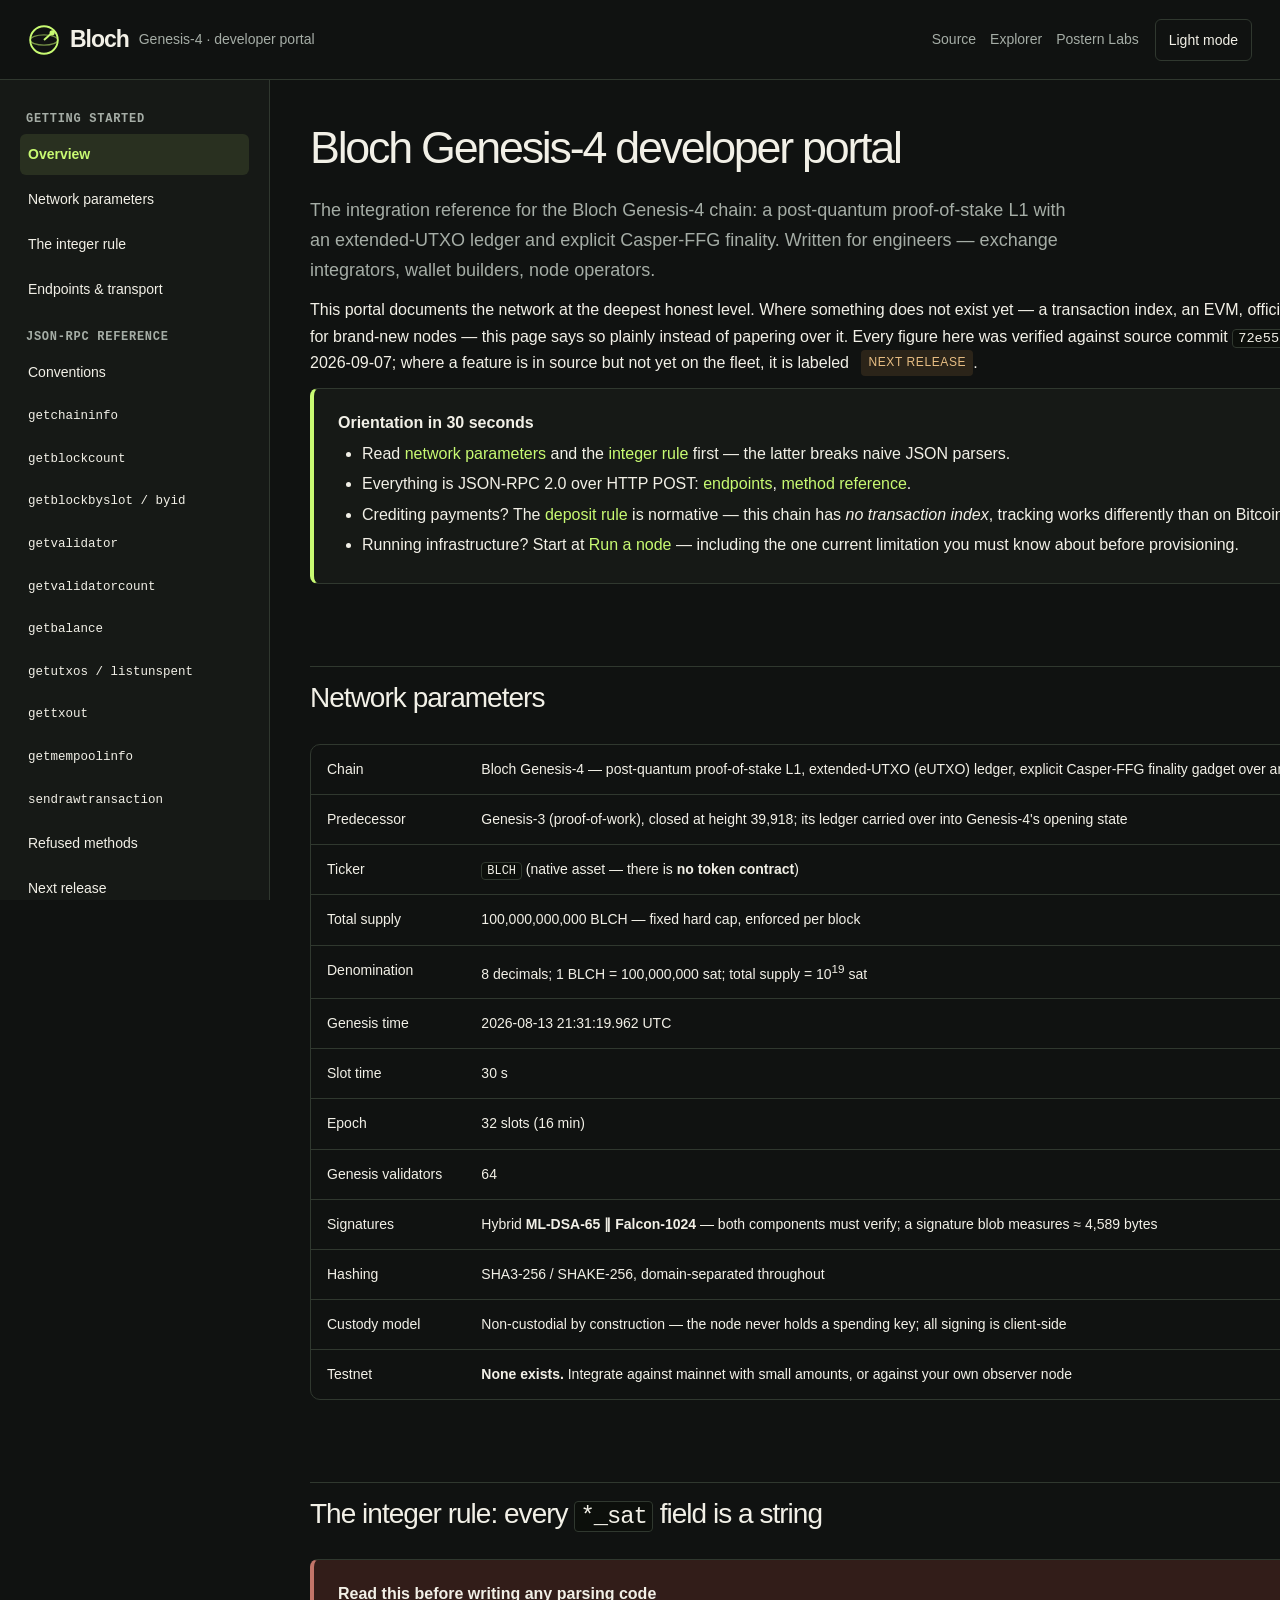
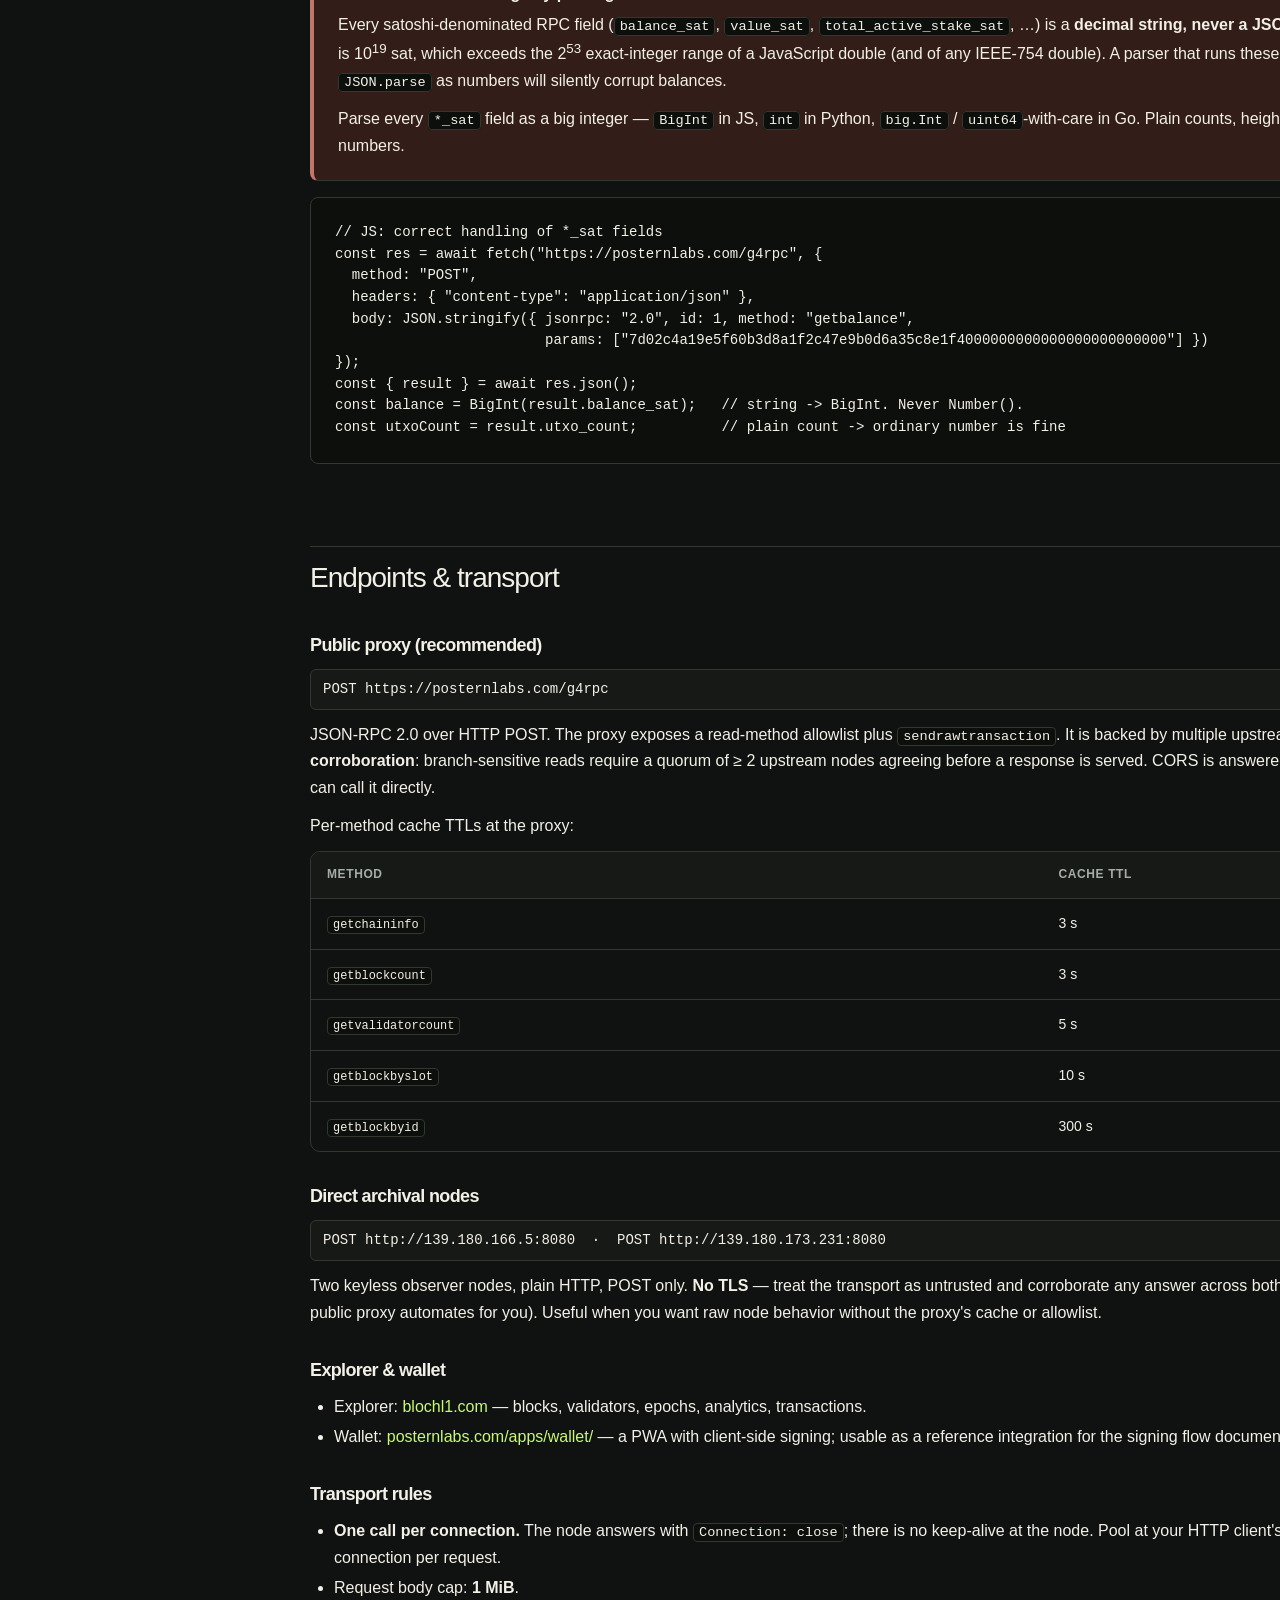
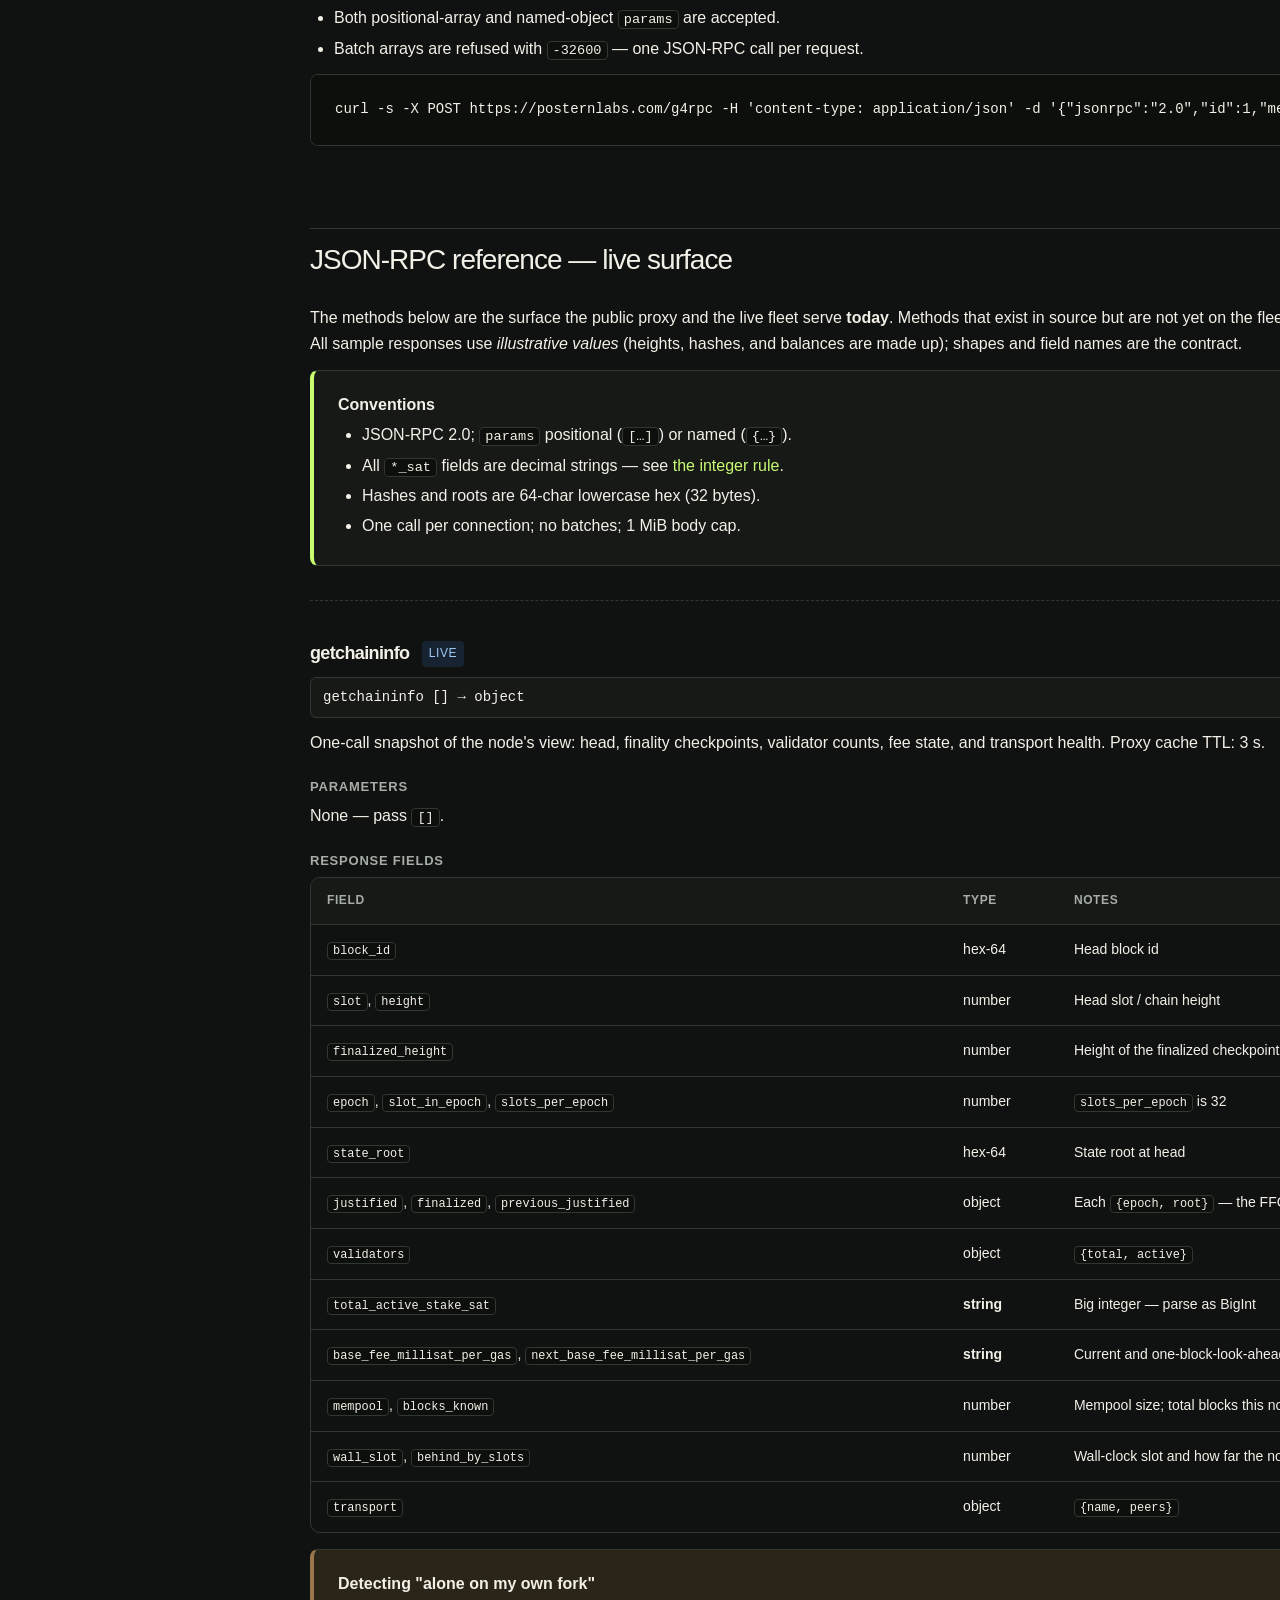
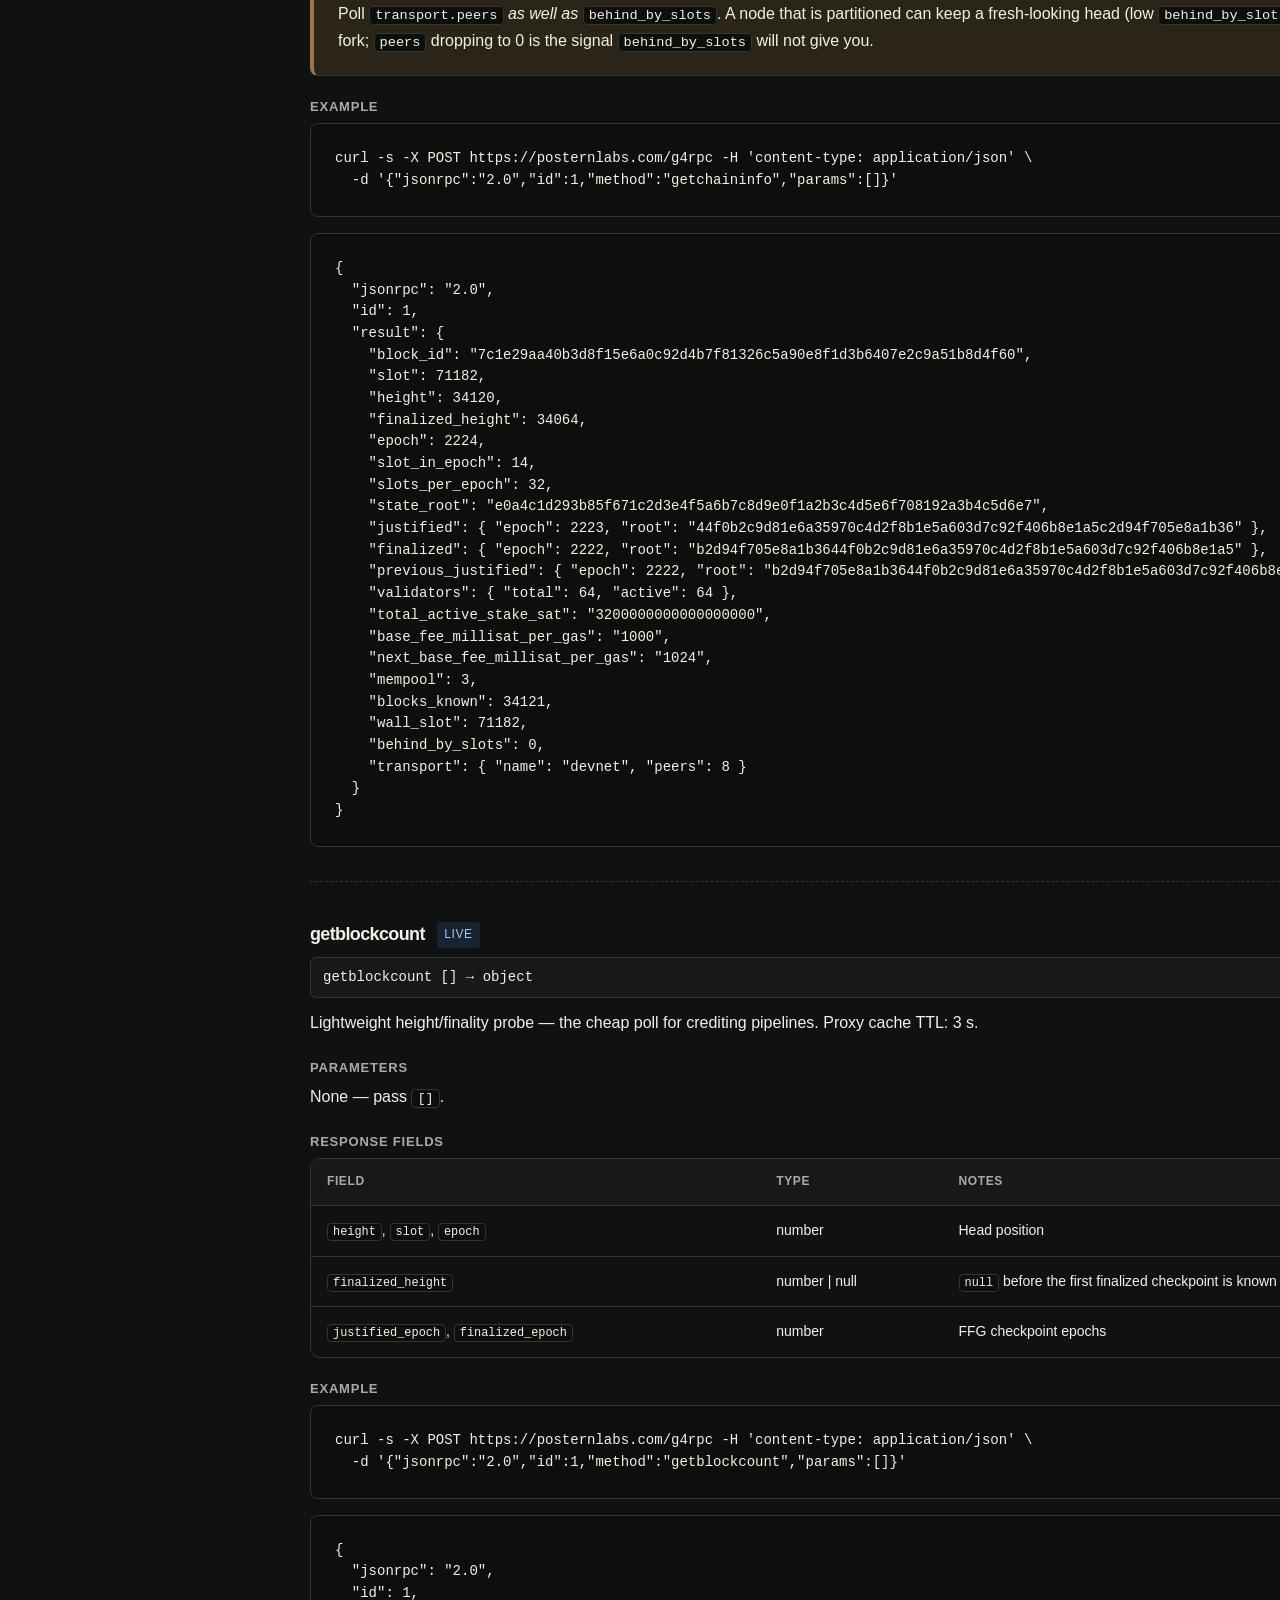
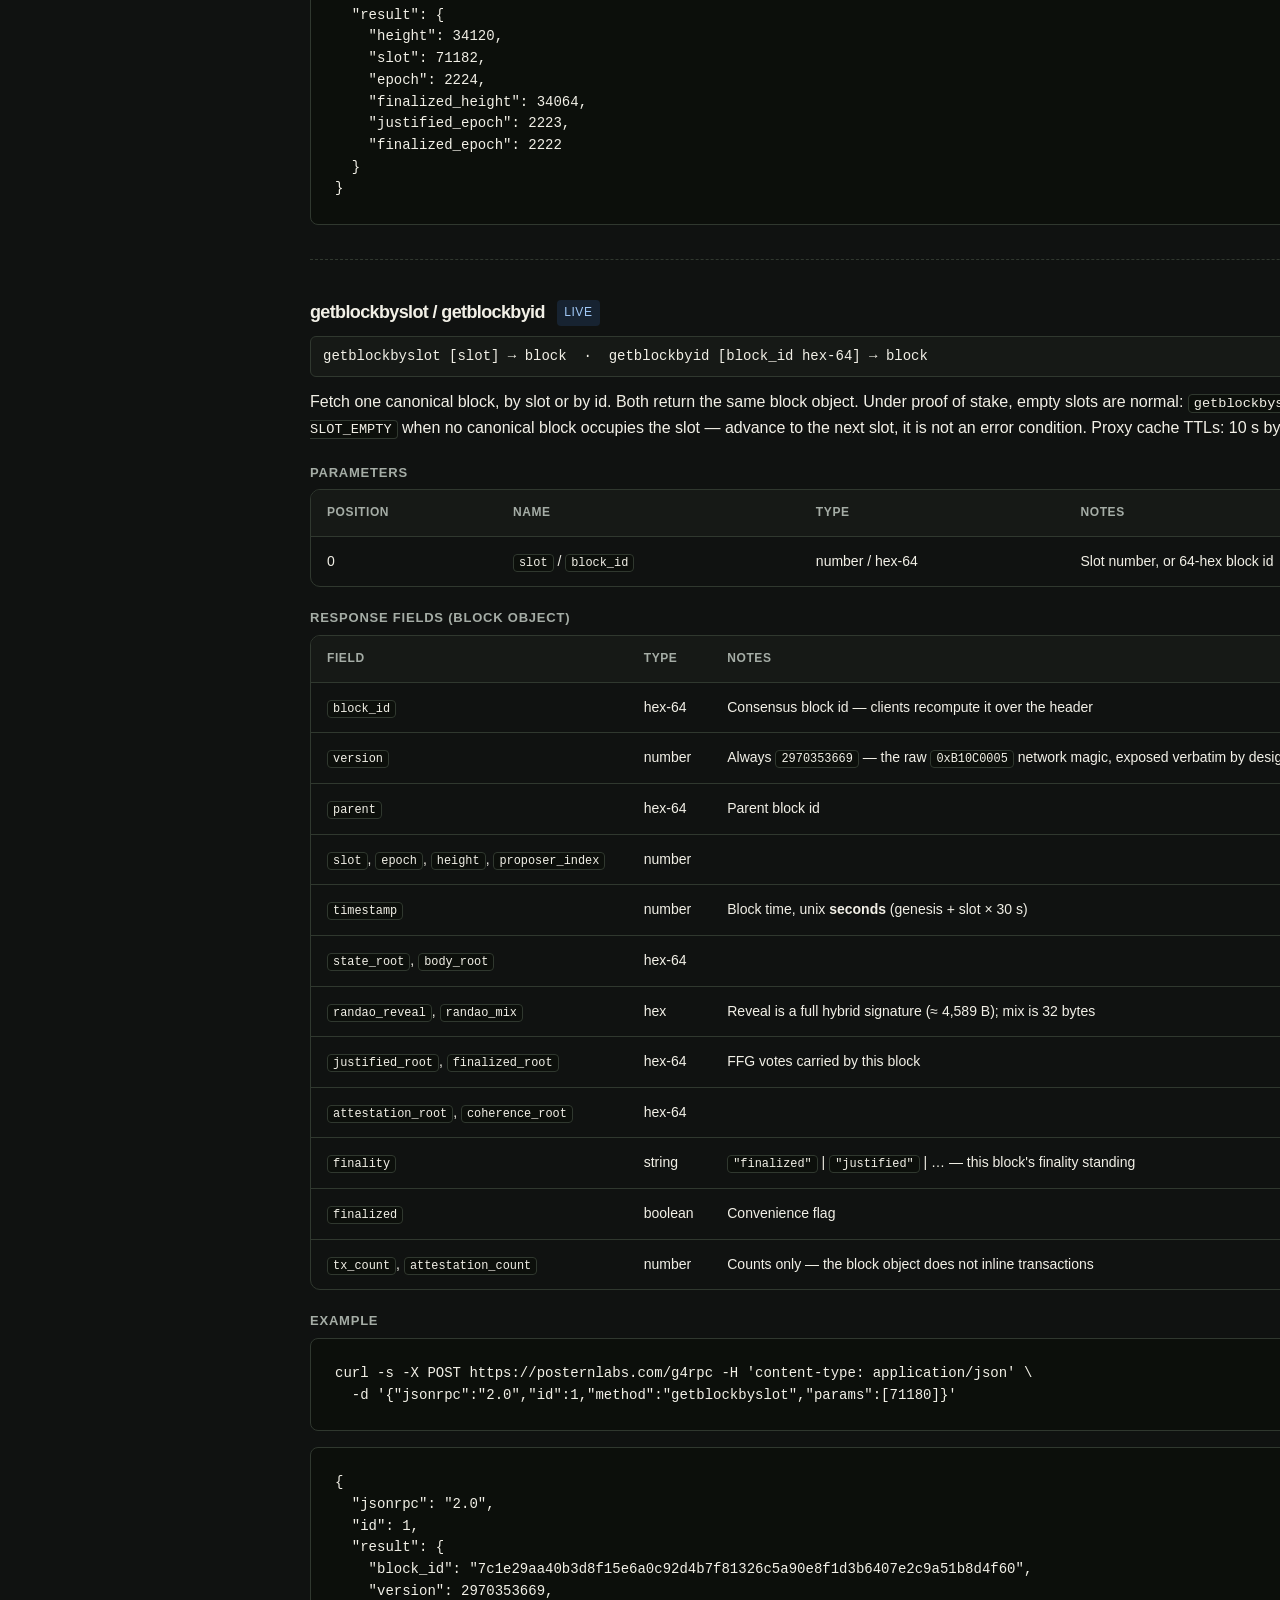
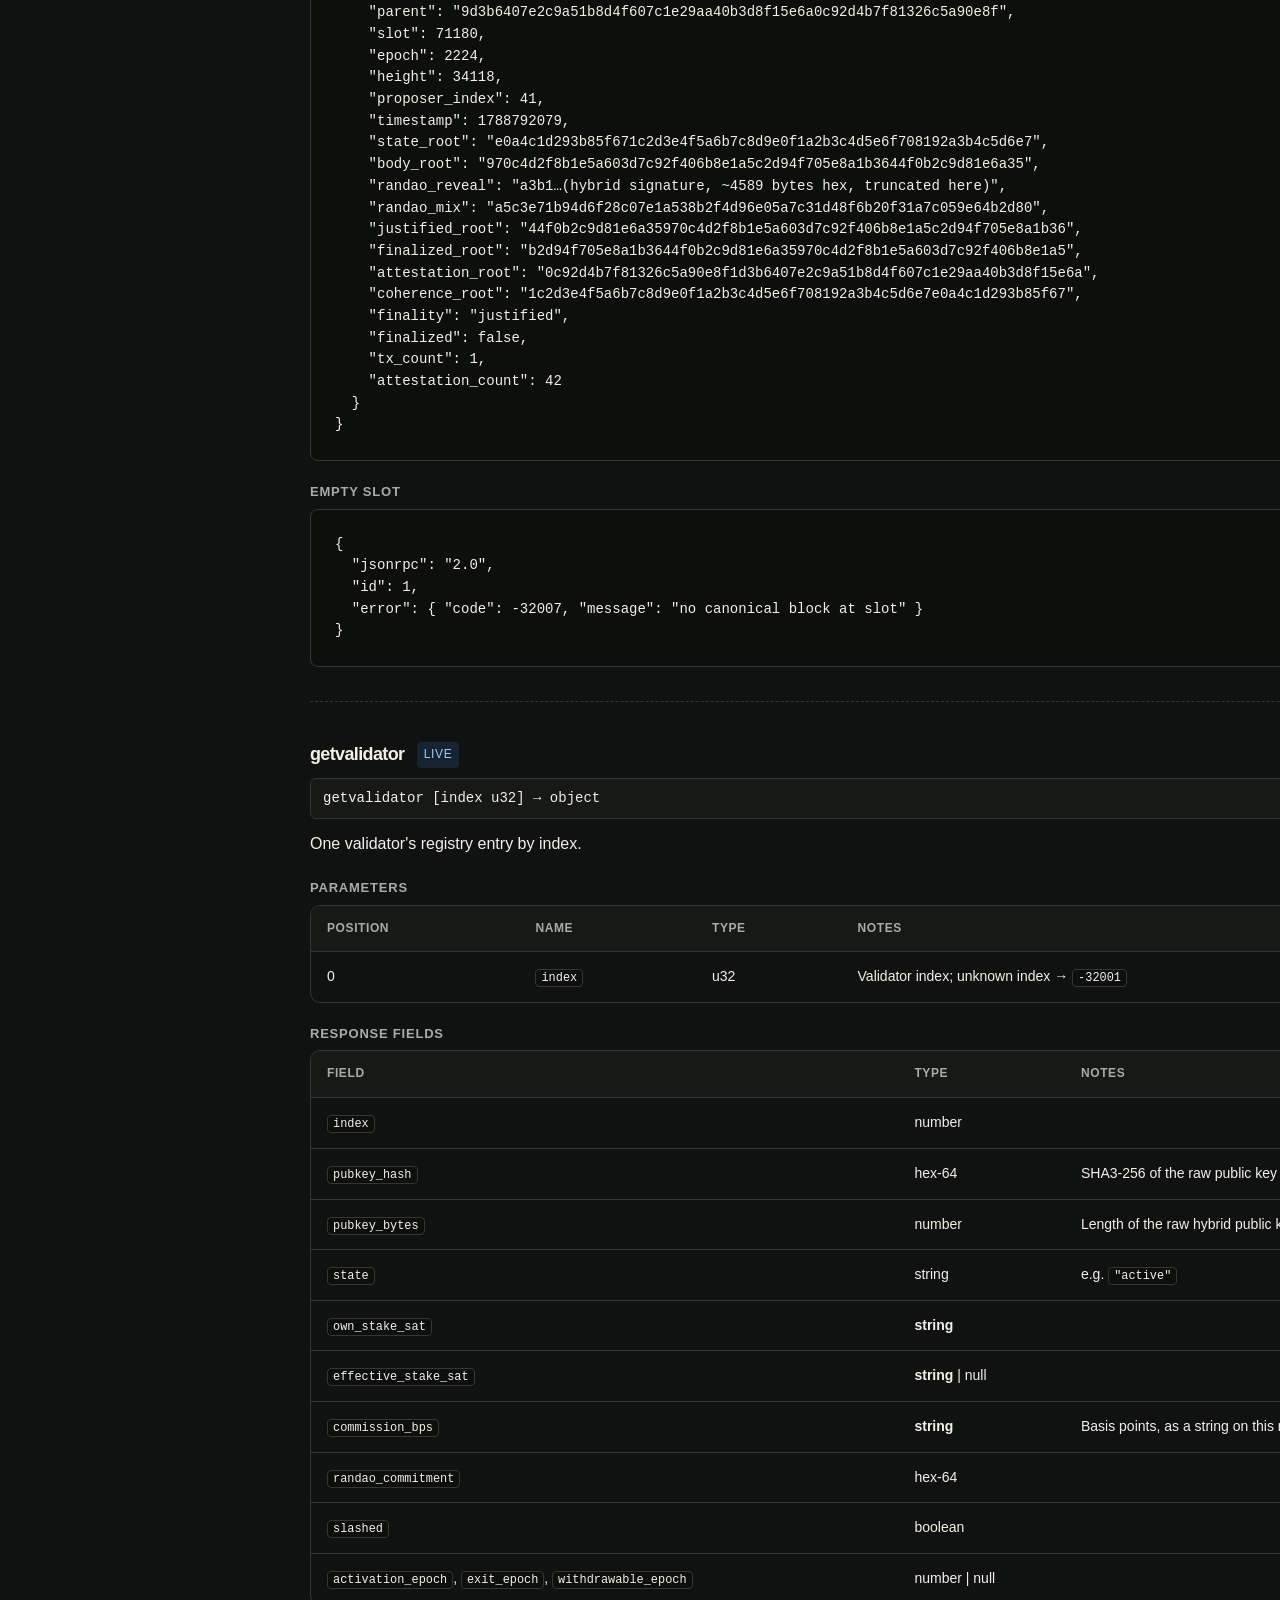
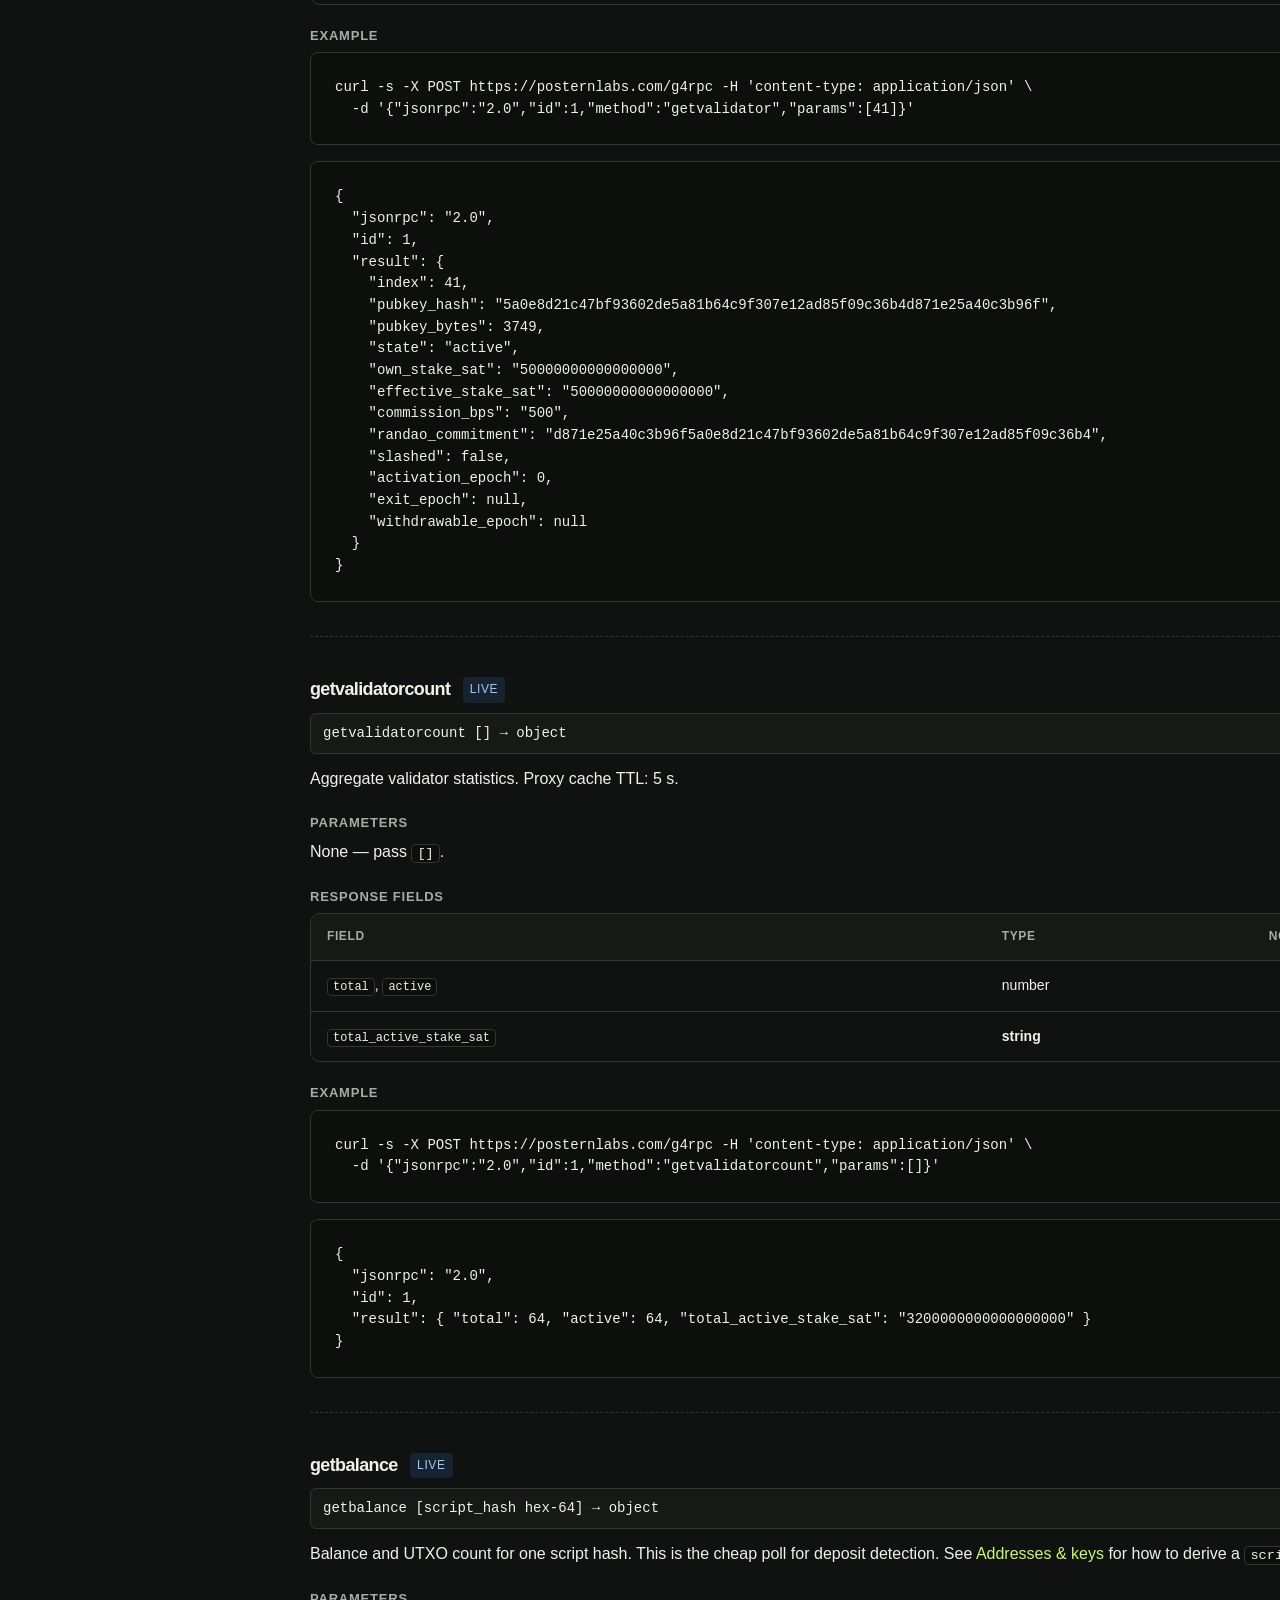
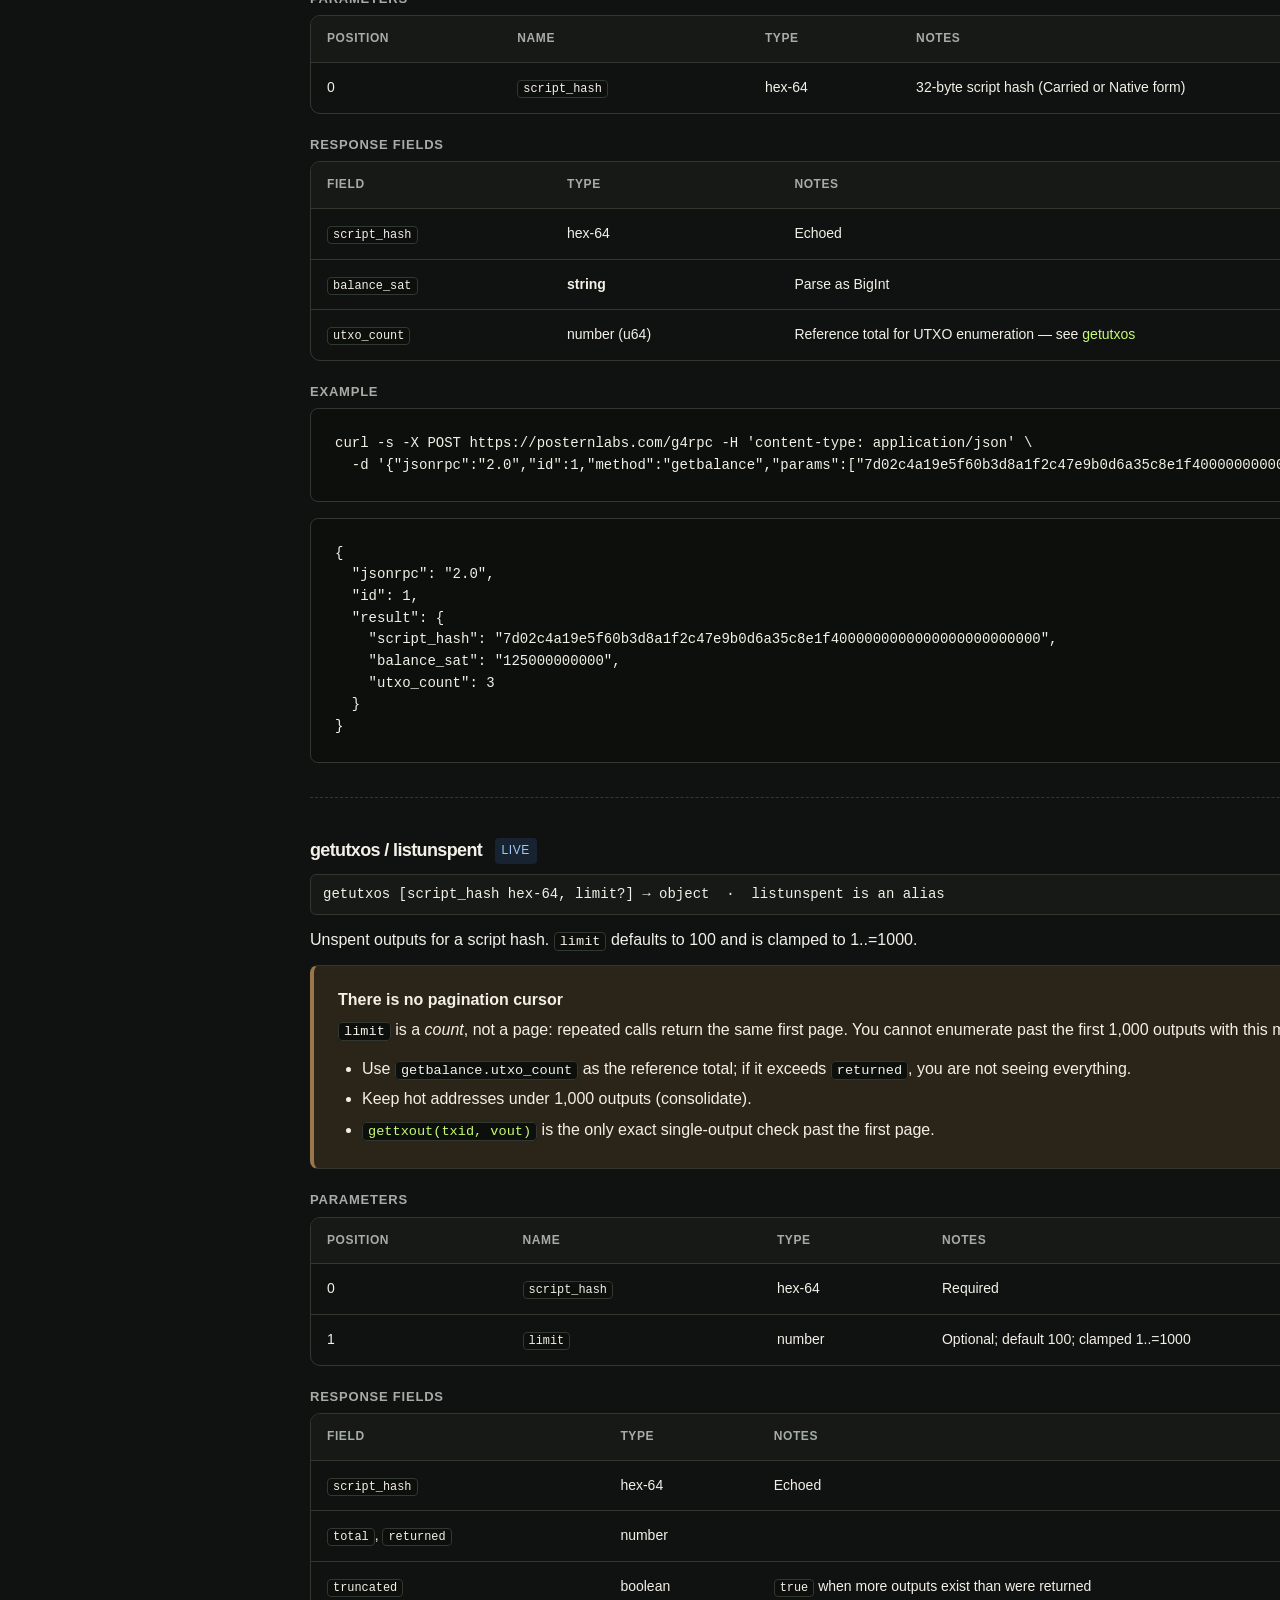
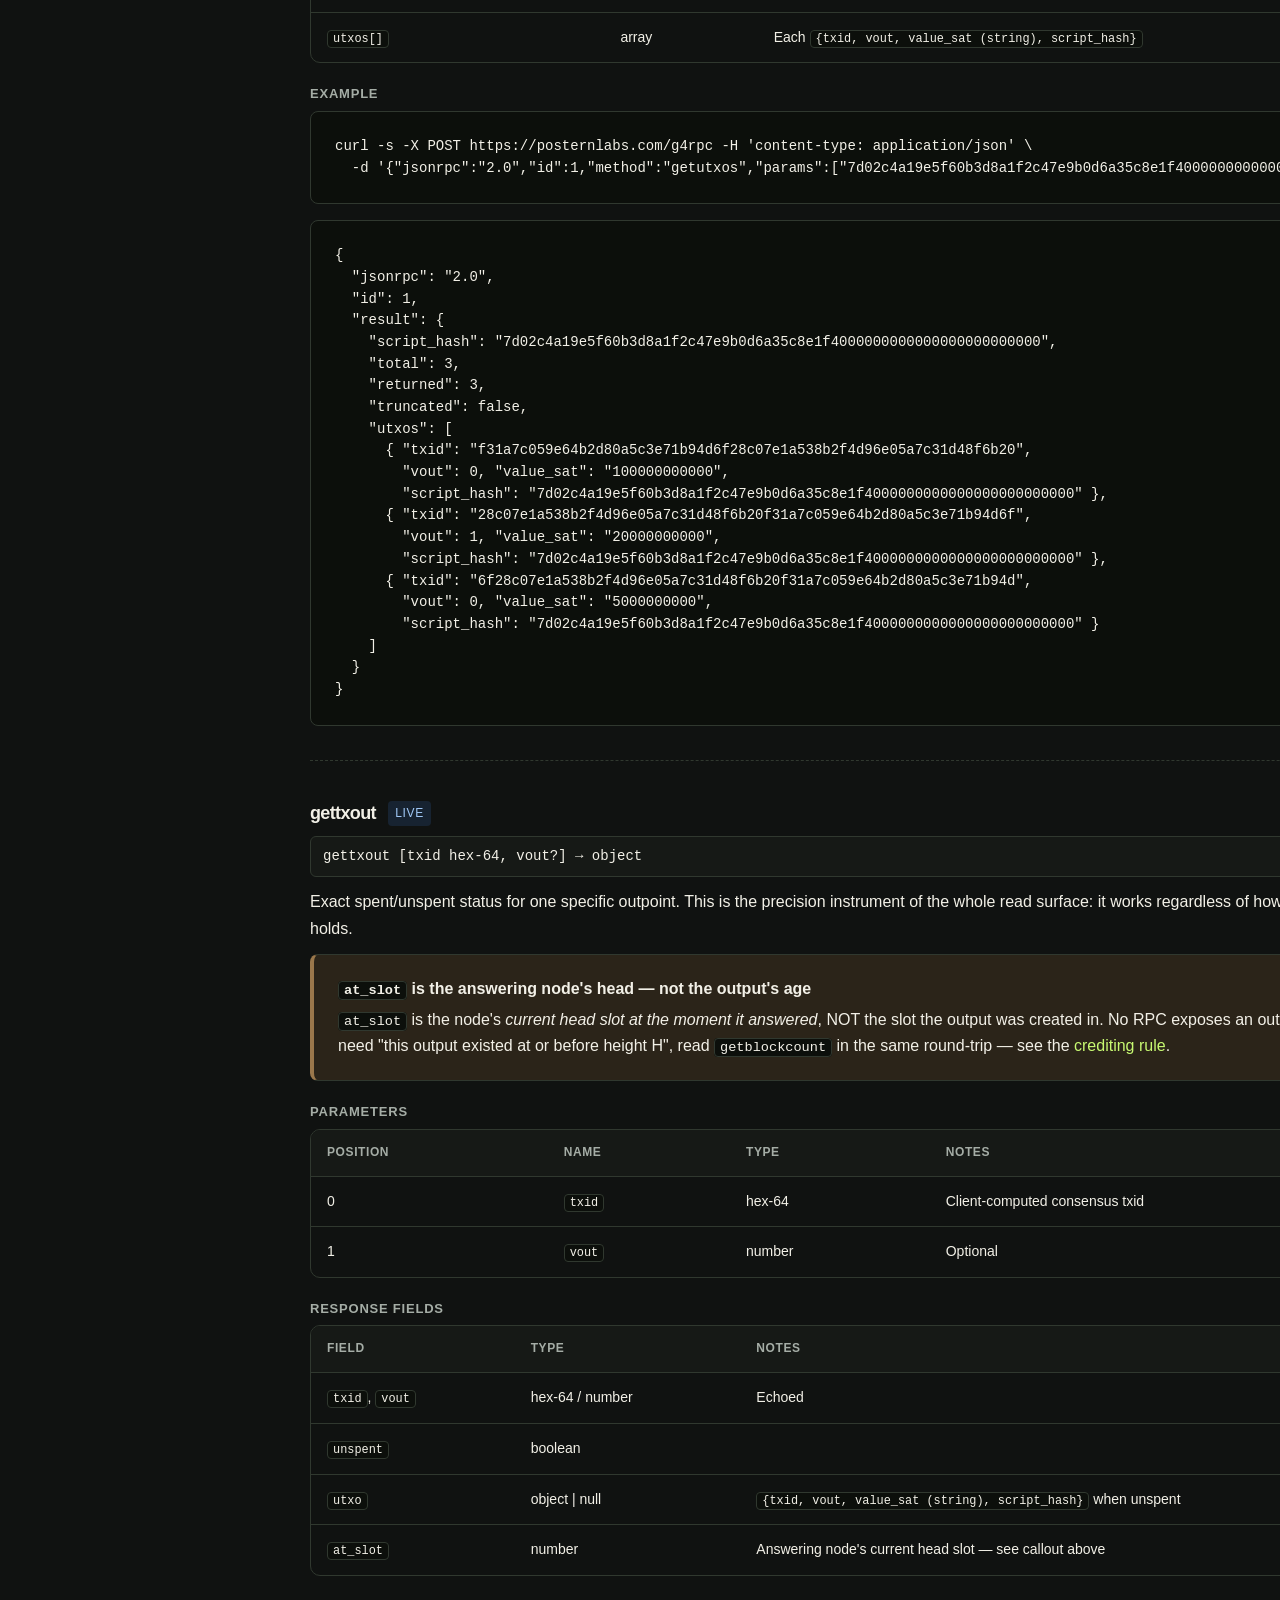
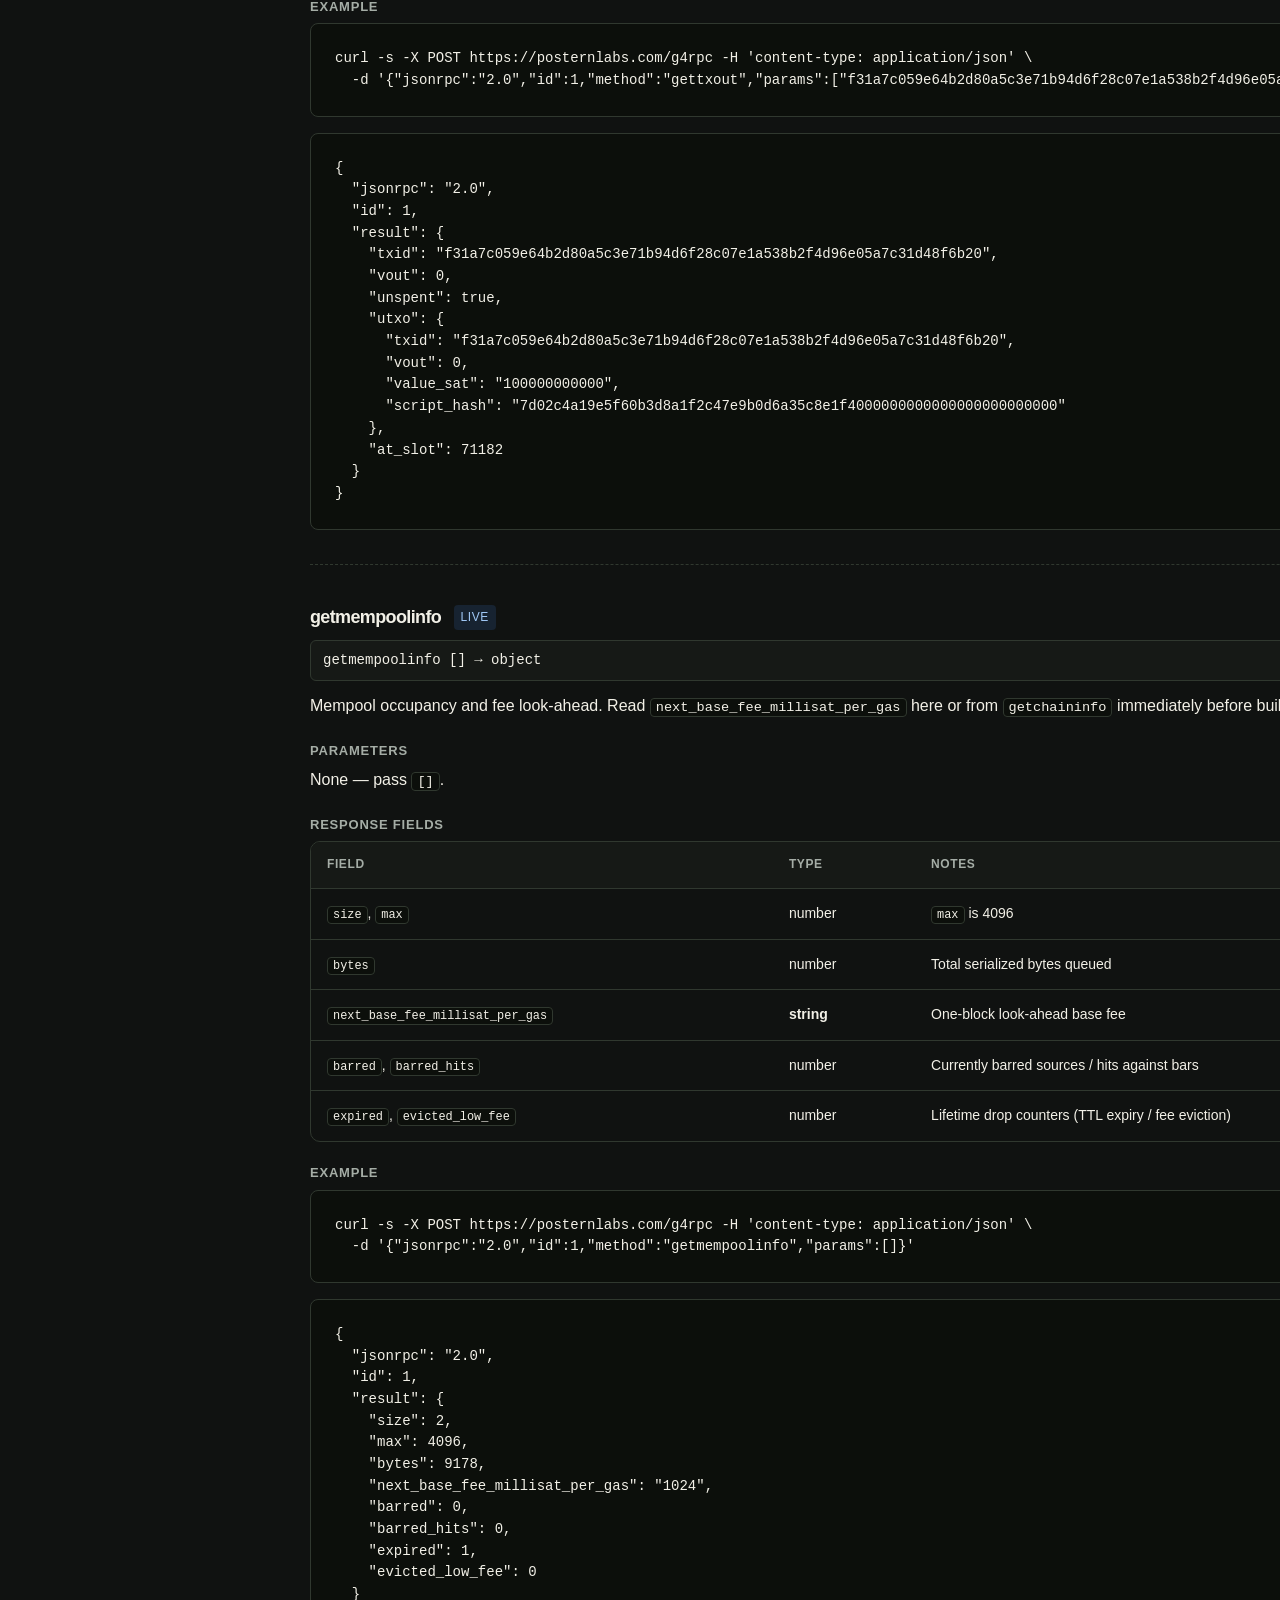
<file: index.html>
<!doctype html>
<html lang="en" data-theme="dark">
<head>
<meta charset="utf-8">
<meta name="viewport" content="width=device-width, initial-scale=1">
<title>Bloch Genesis-4 Developer Portal</title>
<meta name="description" content="Deep-technical integration reference for the Bloch Genesis-4 chain: JSON-RPC surface, transaction mechanics, crediting rules, node operation. Every figure sourced.">
<link rel="icon" type="image/svg+xml" href="/favicon.svg">
<link rel="stylesheet" href="/styles.css">
<script>
/* apply persisted theme before first paint */
try {
  var t = localStorage.getItem("bloch-theme");
  if (t === "dark" || t === "light") document.documentElement.setAttribute("data-theme", t);
} catch (e) {}
</script>
</head>
<body>
<a class="skip-link" href="#top">Skip to content</a>

<header class="site-header">
  <button id="nav-toggle" class="icon-btn" aria-label="Toggle navigation">Menu</button>
  <a class="brand" href="#top">
    <span class="mark"><svg viewBox="0 0 26 26" fill="none" aria-hidden="true"><circle cx="13" cy="13" r="11.2" stroke="currentColor" stroke-width="1.5"/><ellipse cx="13" cy="13" rx="11.2" ry="4.2" stroke="currentColor" stroke-width="1.1" opacity=".55"/><path d="M13 13 19.6 7.2" stroke="currentColor" stroke-width="1.6"/><circle cx="19.6" cy="7.2" r="2.1" fill="currentColor"/></svg></span> Bloch <span class="sub">Genesis-4 · developer portal</span>
  </a>
  <div class="header-spacer"></div>
  <nav class="header-links" aria-label="External links">
    <a href="https://github.com/tiagobeltraoacioli-sketch/bloch-sis-pow" rel="noopener">Source</a>
    <a href="https://blochl1.com" rel="noopener">Explorer</a>
    <a href="https://posternlabs.com" rel="noopener">Postern Labs</a>
  </nav>
  <button id="theme-toggle" class="icon-btn" type="button">Theme</button>
</header>

<div class="nav-overlay" aria-hidden="true"></div>

<div class="layout">
<nav class="sidenav" aria-label="Section navigation">
  <h5>Getting started</h5>
  <ul>
    <li><a href="#overview">Overview</a></li>
    <li><a href="#network">Network parameters</a></li>
    <li><a href="#integer-rule">The integer rule</a></li>
    <li><a href="#endpoints">Endpoints &amp; transport</a></li>
  </ul>
  <h5>JSON-RPC reference</h5>
  <ul>
    <li><a href="#rpc">Conventions</a></li>
    <li><a class="method-link" href="#getchaininfo">getchaininfo</a></li>
    <li><a class="method-link" href="#getblockcount">getblockcount</a></li>
    <li><a class="method-link" href="#getblockbyslot">getblockbyslot / byid</a></li>
    <li><a class="method-link" href="#getvalidator">getvalidator</a></li>
    <li><a class="method-link" href="#getvalidatorcount">getvalidatorcount</a></li>
    <li><a class="method-link" href="#getbalance">getbalance</a></li>
    <li><a class="method-link" href="#getutxos">getutxos / listunspent</a></li>
    <li><a class="method-link" href="#gettxout">gettxout</a></li>
    <li><a class="method-link" href="#getmempoolinfo">getmempoolinfo</a></li>
    <li><a class="method-link" href="#sendrawtransaction">sendrawtransaction</a></li>
    <li><a href="#refused">Refused methods</a></li>
    <li><a href="#next-release">Next release</a></li>
    <li><a href="#errors">Error codes</a></li>
  </ul>
  <h5>Integrating</h5>
  <ul>
    <li><a href="#transactions">Transactions &amp; fees</a></li>
    <li><a href="#addresses">Addresses &amp; keys</a></li>
    <li><a href="#crediting">Crediting deposits</a></li>
  </ul>
  <h5>Operating</h5>
  <ul>
    <li><a href="#run-a-node">Run a node</a></li>
    <li><a href="/validators">Validators</a></li>
    <li><a href="#sdks">SDKs &amp; tooling</a></li>
  </ul>
  <h5>Project status</h5>
  <ul>
    <li><a href="#evm">EVM &amp; Solana DevKit</a></li>
    <li><a href="#builders">Bloch Builders community</a></li>
    <li><a href="#security">Security &amp; disclosure</a></li>
  </ul>
</nav>

<main id="top">

<!-- ============================ OVERVIEW ============================ -->
<section id="overview">
  <h1>Bloch Genesis-4 developer portal</h1>
  <p class="lead">The integration reference for the Bloch Genesis-4 chain: a post-quantum proof-of-stake L1 with an extended-UTXO ledger and explicit Casper-FFG finality. Written for engineers — exchange integrators, wallet builders, node operators.</p>
  <p>This portal documents the network at the deepest honest level. Where something does not exist yet — a transaction index, an EVM, official SDKs, a joinable sync path for brand-new nodes — this page says so plainly instead of papering over it. Every figure here was verified against source commit <code>72e5525</code> and the live network on 2026-09-07; where a feature is in source but not yet on the fleet, it is labeled <span class="badge next">next release</span>.</p>
  <div class="callout">
    <span class="title">Orientation in 30 seconds</span>
    <ul>
      <li>Read <a href="#network">network parameters</a> and the <a href="#integer-rule">integer rule</a> first — the latter breaks naive JSON parsers.</li>
      <li>Everything is JSON-RPC 2.0 over HTTP POST: <a href="#endpoints">endpoints</a>, <a href="#rpc">method reference</a>.</li>
      <li>Crediting payments? The <a href="#crediting">deposit rule</a> is normative — this chain has <em>no transaction index</em>, tracking works differently than on Bitcoin or Ethereum.</li>
      <li>Running infrastructure? Start at <a href="#run-a-node">Run a node</a> — including the one current limitation you must know about before provisioning.</li>
    </ul>
  </div>
</section>

<!-- ============================ NETWORK ============================ -->
<section id="network">
  <h2 id="network-h">Network parameters</h2>
  <div class="table-wrap"><table>
    <tbody>
      <tr><td>Chain</td><td>Bloch Genesis-4 — post-quantum proof-of-stake L1, extended-UTXO (eUTXO) ledger, explicit Casper-FFG finality gadget over an LMD-GHOST fork choice</td></tr>
      <tr><td>Predecessor</td><td>Genesis-3 (proof-of-work), closed at height 39,918; its ledger carried over into Genesis-4's opening state</td></tr>
      <tr><td>Ticker</td><td><code>BLCH</code> (native asset — there is <strong>no token contract</strong>)</td></tr>
      <tr><td>Total supply</td><td>100,000,000,000 BLCH — fixed hard cap, enforced per block</td></tr>
      <tr><td>Denomination</td><td>8 decimals; 1 BLCH = 100,000,000 sat; total supply = 10<sup>19</sup> sat</td></tr>
      <tr><td>Genesis time</td><td>2026-08-13 21:31:19.962 UTC</td></tr>
      <tr><td>Slot time</td><td>30 s</td></tr>
      <tr><td>Epoch</td><td>32 slots (16 min)</td></tr>
      <tr><td>Genesis validators</td><td>64</td></tr>
      <tr><td>Signatures</td><td>Hybrid <strong>ML-DSA-65 ‖ Falcon-1024</strong> — both components must verify; a signature blob measures ≈ 4,589 bytes</td></tr>
      <tr><td>Hashing</td><td>SHA3-256 / SHAKE-256, domain-separated throughout</td></tr>
      <tr><td>Custody model</td><td>Non-custodial by construction — the node never holds a spending key; all signing is client-side</td></tr>
      <tr><td>Testnet</td><td><strong>None exists.</strong> Integrate against mainnet with small amounts, or against your own observer node</td></tr>
    </tbody>
  </table></div>
</section>

<!-- ============================ INTEGER RULE ============================ -->
<section id="integer-rule">
  <h2 id="integer-rule-h">The integer rule: every <code>*_sat</code> field is a string</h2>
  <div class="callout danger">
    <span class="title">Read this before writing any parsing code</span>
    <p>Every satoshi-denominated RPC field (<code>balance_sat</code>, <code>value_sat</code>, <code>total_active_stake_sat</code>, …) is a <strong>decimal string, never a JSON number</strong>. The total supply is 10<sup>19</sup> sat, which exceeds the 2<sup>53</sup> exact-integer range of a JavaScript double (and of any IEEE-754 double). A parser that runs these values through <code>JSON.parse</code> as numbers will silently corrupt balances.</p>
    <p>Parse every <code>*_sat</code> field as a big integer — <code>BigInt</code> in JS, <code>int</code> in Python, <code>big.Int</code> / <code>uint64</code>-with-care in Go. Plain counts, heights, and slots are ordinary numbers.</p>
  </div>
<pre><code>// JS: correct handling of *_sat fields
const res = await fetch("https://posternlabs.com/g4rpc", {
  method: "POST",
  headers: { "content-type": "application/json" },
  body: JSON.stringify({ jsonrpc: "2.0", id: 1, method: "getbalance",
                         params: ["7d02c4a19e5f60b3d8a1f2c47e9b0d6a35c8e1f4000000000000000000000000"] })
});
const { result } = await res.json();
const balance = BigInt(result.balance_sat);   // string -> BigInt. Never Number().
const utxoCount = result.utxo_count;          // plain count -> ordinary number is fine</code></pre>
</section>

<!-- ============================ ENDPOINTS ============================ -->
<section id="endpoints">
  <h2 id="endpoints-h">Endpoints &amp; transport</h2>

  <h3 id="endpoint-proxy">Public proxy (recommended)</h3>
  <p class="sig">POST https://posternlabs.com/g4rpc</p>
  <p>JSON-RPC 2.0 over HTTP POST. The proxy exposes a read-method allowlist plus <code>sendrawtransaction</code>. It is backed by multiple upstream nodes with <strong>read corroboration</strong>: branch-sensitive reads require a quorum of ≥ 2 upstream nodes agreeing before a response is served. CORS is answered at the proxy, so browser apps can call it directly.</p>
  <p>Per-method cache TTLs at the proxy:</p>
  <div class="table-wrap"><table>
    <thead><tr><th>Method</th><th>Cache TTL</th></tr></thead>
    <tbody>
      <tr><td><code>getchaininfo</code></td><td>3 s</td></tr>
      <tr><td><code>getblockcount</code></td><td>3 s</td></tr>
      <tr><td><code>getvalidatorcount</code></td><td>5 s</td></tr>
      <tr><td><code>getblockbyslot</code></td><td>10 s</td></tr>
      <tr><td><code>getblockbyid</code></td><td>300 s</td></tr>
    </tbody>
  </table></div>

  <h3 id="endpoint-direct">Direct archival nodes</h3>
  <p class="sig">POST http://139.180.166.5:8080 &nbsp;·&nbsp; POST http://139.180.173.231:8080</p>
  <p>Two keyless observer nodes, plain HTTP, POST only. <strong>No TLS</strong> — treat the transport as untrusted and corroborate any answer across both nodes (this is exactly what the public proxy automates for you). Useful when you want raw node behavior without the proxy's cache or allowlist.</p>

  <h3 id="endpoint-tools">Explorer &amp; wallet</h3>
  <ul>
    <li>Explorer: <a href="https://blochl1.com" rel="noopener">blochl1.com</a> — blocks, validators, epochs, analytics, transactions.</li>
    <li>Wallet: <a href="https://posternlabs.com/apps/wallet/" rel="noopener">posternlabs.com/apps/wallet/</a> — a PWA with client-side signing; usable as a reference integration for the signing flow documented on this page.</li>
  </ul>

  <h3 id="endpoint-transport">Transport rules</h3>
  <ul>
    <li><strong>One call per connection.</strong> The node answers with <code>Connection: close</code>; there is no keep-alive at the node. Pool at your HTTP client's peril — open a fresh connection per request.</li>
    <li>Request body cap: <strong>1 MiB</strong>.</li>
    <li>Both positional-array and named-object <code>params</code> are accepted.</li>
    <li>Batch arrays are refused with <code>-32600</code> — one JSON-RPC call per request.</li>
  </ul>
<pre><code>curl -s -X POST https://posternlabs.com/g4rpc -H 'content-type: application/json' -d '{"jsonrpc":"2.0","id":1,"method":"getchaininfo","params":[]}'</code></pre>
</section>

<!-- ============================ RPC REFERENCE ============================ -->
<section id="rpc">
  <h2 id="rpc-h">JSON-RPC reference — live surface</h2>
  <p>The methods below are the surface the public proxy and the live fleet serve <strong>today</strong>. Methods that exist in source but are not yet on the fleet are listed under <a href="#next-release">Next release</a>. All sample responses use <em>illustrative values</em> (heights, hashes, and balances are made up); shapes and field names are the contract.</p>
  <div class="callout">
    <span class="title">Conventions</span>
    <ul>
      <li>JSON-RPC 2.0; <code>params</code> positional (<code>[…]</code>) or named (<code>{…}</code>).</li>
      <li>All <code>*_sat</code> fields are decimal strings — see <a href="#integer-rule">the integer rule</a>.</li>
      <li>Hashes and roots are 64-char lowercase hex (32 bytes).</li>
      <li>One call per connection; no batches; 1 MiB body cap.</li>
    </ul>
  </div>

  <!-- getchaininfo -->
  <div class="method" id="getchaininfo">
    <h3>getchaininfo <span class="badge live">live</span></h3>
    <p class="sig">getchaininfo [] &rarr; object</p>
    <p>One-call snapshot of the node's view: head, finality checkpoints, validator counts, fee state, and transport health. Proxy cache TTL: 3 s.</p>
    <h4>Parameters</h4>
    <p>None — pass <code>[]</code>.</p>
    <h4>Response fields</h4>
    <div class="table-wrap"><table>
      <thead><tr><th>Field</th><th>Type</th><th>Notes</th></tr></thead>
      <tbody>
        <tr><td><code>block_id</code></td><td>hex-64</td><td>Head block id</td></tr>
        <tr><td><code>slot</code>, <code>height</code></td><td>number</td><td>Head slot / chain height</td></tr>
        <tr><td><code>finalized_height</code></td><td>number</td><td>Height of the finalized checkpoint</td></tr>
        <tr><td><code>epoch</code>, <code>slot_in_epoch</code>, <code>slots_per_epoch</code></td><td>number</td><td><code>slots_per_epoch</code> is 32</td></tr>
        <tr><td><code>state_root</code></td><td>hex-64</td><td>State root at head</td></tr>
        <tr><td><code>justified</code>, <code>finalized</code>, <code>previous_justified</code></td><td>object</td><td>Each <code>{epoch, root}</code> — the FFG checkpoints</td></tr>
        <tr><td><code>validators</code></td><td>object</td><td><code>{total, active}</code></td></tr>
        <tr><td><code>total_active_stake_sat</code></td><td><strong>string</strong></td><td>Big integer — parse as BigInt</td></tr>
        <tr><td><code>base_fee_millisat_per_gas</code>, <code>next_base_fee_millisat_per_gas</code></td><td><strong>string</strong></td><td>Current and one-block-look-ahead base fee</td></tr>
        <tr><td><code>mempool</code>, <code>blocks_known</code></td><td>number</td><td>Mempool size; total blocks this node knows</td></tr>
        <tr><td><code>wall_slot</code>, <code>behind_by_slots</code></td><td>number</td><td>Wall-clock slot and how far the node lags it</td></tr>
        <tr><td><code>transport</code></td><td>object</td><td><code>{name, peers}</code></td></tr>
      </tbody>
    </table></div>
    <div class="callout warn">
      <span class="title">Detecting "alone on my own fork"</span>
      <p>Poll <code>transport.peers</code> <em>as well as</em> <code>behind_by_slots</code>. A node that is partitioned can keep a fresh-looking head (low <code>behind_by_slots</code>) while extending a private fork; <code>peers</code> dropping to 0 is the signal <code>behind_by_slots</code> will not give you.</p>
    </div>
    <h4>Example</h4>
<pre><code>curl -s -X POST https://posternlabs.com/g4rpc -H 'content-type: application/json' \
  -d '{"jsonrpc":"2.0","id":1,"method":"getchaininfo","params":[]}'</code></pre>
<pre><code>{
  "jsonrpc": "2.0",
  "id": 1,
  "result": {
    "block_id": "7c1e29aa40b3d8f15e6a0c92d4b7f81326c5a90e8f1d3b6407e2c9a51b8d4f60",
    "slot": 71182,
    "height": 34120,
    "finalized_height": 34064,
    "epoch": 2224,
    "slot_in_epoch": 14,
    "slots_per_epoch": 32,
    "state_root": "e0a4c1d293b85f671c2d3e4f5a6b7c8d9e0f1a2b3c4d5e6f708192a3b4c5d6e7",
    "justified": { "epoch": 2223, "root": "44f0b2c9d81e6a35970c4d2f8b1e5a603d7c92f406b8e1a5c2d94f705e8a1b36" },
    "finalized": { "epoch": 2222, "root": "b2d94f705e8a1b3644f0b2c9d81e6a35970c4d2f8b1e5a603d7c92f406b8e1a5" },
    "previous_justified": { "epoch": 2222, "root": "b2d94f705e8a1b3644f0b2c9d81e6a35970c4d2f8b1e5a603d7c92f406b8e1a5" },
    "validators": { "total": 64, "active": 64 },
    "total_active_stake_sat": "3200000000000000000",
    "base_fee_millisat_per_gas": "1000",
    "next_base_fee_millisat_per_gas": "1024",
    "mempool": 3,
    "blocks_known": 34121,
    "wall_slot": 71182,
    "behind_by_slots": 0,
    "transport": { "name": "devnet", "peers": 8 }
  }
}</code></pre>
  </div>

  <!-- getblockcount -->
  <div class="method" id="getblockcount">
    <h3>getblockcount <span class="badge live">live</span></h3>
    <p class="sig">getblockcount [] &rarr; object</p>
    <p>Lightweight height/finality probe — the cheap poll for crediting pipelines. Proxy cache TTL: 3 s.</p>
    <h4>Parameters</h4>
    <p>None — pass <code>[]</code>.</p>
    <h4>Response fields</h4>
    <div class="table-wrap"><table>
      <thead><tr><th>Field</th><th>Type</th><th>Notes</th></tr></thead>
      <tbody>
        <tr><td><code>height</code>, <code>slot</code>, <code>epoch</code></td><td>number</td><td>Head position</td></tr>
        <tr><td><code>finalized_height</code></td><td>number | null</td><td><code>null</code> before the first finalized checkpoint is known</td></tr>
        <tr><td><code>justified_epoch</code>, <code>finalized_epoch</code></td><td>number</td><td>FFG checkpoint epochs</td></tr>
      </tbody>
    </table></div>
    <h4>Example</h4>
<pre><code>curl -s -X POST https://posternlabs.com/g4rpc -H 'content-type: application/json' \
  -d '{"jsonrpc":"2.0","id":1,"method":"getblockcount","params":[]}'</code></pre>
<pre><code>{
  "jsonrpc": "2.0",
  "id": 1,
  "result": {
    "height": 34120,
    "slot": 71182,
    "epoch": 2224,
    "finalized_height": 34064,
    "justified_epoch": 2223,
    "finalized_epoch": 2222
  }
}</code></pre>
  </div>

  <!-- getblockbyslot / getblockbyid -->
  <div class="method" id="getblockbyslot">
    <h3><span id="getblockbyid"></span>getblockbyslot / getblockbyid <span class="badge live">live</span></h3>
    <p class="sig">getblockbyslot [slot] &rarr; block &nbsp;·&nbsp; getblockbyid [block_id hex-64] &rarr; block</p>
    <p>Fetch one canonical block, by slot or by id. Both return the same block object. Under proof of stake, empty slots are normal: <code>getblockbyslot</code> answers <code>-32007 SLOT_EMPTY</code> when no canonical block occupies the slot — advance to the next slot, it is not an error condition. Proxy cache TTLs: 10 s by slot, 300 s by id.</p>
    <h4>Parameters</h4>
    <div class="table-wrap"><table>
      <thead><tr><th>Position</th><th>Name</th><th>Type</th><th>Notes</th></tr></thead>
      <tbody>
        <tr><td>0</td><td><code>slot</code> / <code>block_id</code></td><td>number / hex-64</td><td>Slot number, or 64-hex block id</td></tr>
      </tbody>
    </table></div>
    <h4>Response fields (block object)</h4>
    <div class="table-wrap"><table>
      <thead><tr><th>Field</th><th>Type</th><th>Notes</th></tr></thead>
      <tbody>
        <tr><td><code>block_id</code></td><td>hex-64</td><td>Consensus block id — clients recompute it over the header</td></tr>
        <tr><td><code>version</code></td><td>number</td><td>Always <code>2970353669</code> — the raw <code>0xB10C0005</code> network magic, exposed verbatim by design; do not expect a small integer</td></tr>
        <tr><td><code>parent</code></td><td>hex-64</td><td>Parent block id</td></tr>
        <tr><td><code>slot</code>, <code>epoch</code>, <code>height</code>, <code>proposer_index</code></td><td>number</td><td></td></tr>
        <tr><td><code>timestamp</code></td><td>number</td><td>Block time, unix <strong>seconds</strong> (genesis + slot × 30 s)</td></tr>
        <tr><td><code>state_root</code>, <code>body_root</code></td><td>hex-64</td><td></td></tr>
        <tr><td><code>randao_reveal</code>, <code>randao_mix</code></td><td>hex</td><td>Reveal is a full hybrid signature (≈ 4,589 B); mix is 32 bytes</td></tr>
        <tr><td><code>justified_root</code>, <code>finalized_root</code></td><td>hex-64</td><td>FFG votes carried by this block</td></tr>
        <tr><td><code>attestation_root</code>, <code>coherence_root</code></td><td>hex-64</td><td></td></tr>
        <tr><td><code>finality</code></td><td>string</td><td><code>"finalized"</code> | <code>"justified"</code> | … — this block's finality standing</td></tr>
        <tr><td><code>finalized</code></td><td>boolean</td><td>Convenience flag</td></tr>
        <tr><td><code>tx_count</code>, <code>attestation_count</code></td><td>number</td><td>Counts only — the block object does not inline transactions</td></tr>
      </tbody>
    </table></div>
    <h4>Example</h4>
<pre><code>curl -s -X POST https://posternlabs.com/g4rpc -H 'content-type: application/json' \
  -d '{"jsonrpc":"2.0","id":1,"method":"getblockbyslot","params":[71180]}'</code></pre>
<pre><code>{
  "jsonrpc": "2.0",
  "id": 1,
  "result": {
    "block_id": "7c1e29aa40b3d8f15e6a0c92d4b7f81326c5a90e8f1d3b6407e2c9a51b8d4f60",
    "version": 2970353669,
    "parent": "9d3b6407e2c9a51b8d4f607c1e29aa40b3d8f15e6a0c92d4b7f81326c5a90e8f",
    "slot": 71180,
    "epoch": 2224,
    "height": 34118,
    "proposer_index": 41,
    "timestamp": 1788792079,
    "state_root": "e0a4c1d293b85f671c2d3e4f5a6b7c8d9e0f1a2b3c4d5e6f708192a3b4c5d6e7",
    "body_root": "970c4d2f8b1e5a603d7c92f406b8e1a5c2d94f705e8a1b3644f0b2c9d81e6a35",
    "randao_reveal": "a3b1…(hybrid signature, ~4589 bytes hex, truncated here)",
    "randao_mix": "a5c3e71b94d6f28c07e1a538b2f4d96e05a7c31d48f6b20f31a7c059e64b2d80",
    "justified_root": "44f0b2c9d81e6a35970c4d2f8b1e5a603d7c92f406b8e1a5c2d94f705e8a1b36",
    "finalized_root": "b2d94f705e8a1b3644f0b2c9d81e6a35970c4d2f8b1e5a603d7c92f406b8e1a5",
    "attestation_root": "0c92d4b7f81326c5a90e8f1d3b6407e2c9a51b8d4f607c1e29aa40b3d8f15e6a",
    "coherence_root": "1c2d3e4f5a6b7c8d9e0f1a2b3c4d5e6f708192a3b4c5d6e7e0a4c1d293b85f67",
    "finality": "justified",
    "finalized": false,
    "tx_count": 1,
    "attestation_count": 42
  }
}</code></pre>
    <h4>Empty slot</h4>
<pre><code>{
  "jsonrpc": "2.0",
  "id": 1,
  "error": { "code": -32007, "message": "no canonical block at slot" }
}</code></pre>
  </div>

  <!-- getvalidator -->
  <div class="method" id="getvalidator">
    <h3>getvalidator <span class="badge live">live</span></h3>
    <p class="sig">getvalidator [index u32] &rarr; object</p>
    <p>One validator's registry entry by index.</p>
    <h4>Parameters</h4>
    <div class="table-wrap"><table>
      <thead><tr><th>Position</th><th>Name</th><th>Type</th><th>Notes</th></tr></thead>
      <tbody>
        <tr><td>0</td><td><code>index</code></td><td>u32</td><td>Validator index; unknown index &rarr; <code>-32001</code></td></tr>
      </tbody>
    </table></div>
    <h4>Response fields</h4>
    <div class="table-wrap"><table>
      <thead><tr><th>Field</th><th>Type</th><th>Notes</th></tr></thead>
      <tbody>
        <tr><td><code>index</code></td><td>number</td><td></td></tr>
        <tr><td><code>pubkey_hash</code></td><td>hex-64</td><td>SHA3-256 of the raw public key</td></tr>
        <tr><td><code>pubkey_bytes</code></td><td>number</td><td>Length of the raw hybrid public key in bytes</td></tr>
        <tr><td><code>state</code></td><td>string</td><td>e.g. <code>"active"</code></td></tr>
        <tr><td><code>own_stake_sat</code></td><td><strong>string</strong></td><td></td></tr>
        <tr><td><code>effective_stake_sat</code></td><td><strong>string</strong> | null</td><td></td></tr>
        <tr><td><code>commission_bps</code></td><td><strong>string</strong></td><td>Basis points, as a string on this method</td></tr>
        <tr><td><code>randao_commitment</code></td><td>hex-64</td><td></td></tr>
        <tr><td><code>slashed</code></td><td>boolean</td><td></td></tr>
        <tr><td><code>activation_epoch</code>, <code>exit_epoch</code>, <code>withdrawable_epoch</code></td><td>number | null</td><td></td></tr>
      </tbody>
    </table></div>
    <h4>Example</h4>
<pre><code>curl -s -X POST https://posternlabs.com/g4rpc -H 'content-type: application/json' \
  -d '{"jsonrpc":"2.0","id":1,"method":"getvalidator","params":[41]}'</code></pre>
<pre><code>{
  "jsonrpc": "2.0",
  "id": 1,
  "result": {
    "index": 41,
    "pubkey_hash": "5a0e8d21c47bf93602de5a81b64c9f307e12ad85f09c36b4d871e25a40c3b96f",
    "pubkey_bytes": 3749,
    "state": "active",
    "own_stake_sat": "50000000000000000",
    "effective_stake_sat": "50000000000000000",
    "commission_bps": "500",
    "randao_commitment": "d871e25a40c3b96f5a0e8d21c47bf93602de5a81b64c9f307e12ad85f09c36b4",
    "slashed": false,
    "activation_epoch": 0,
    "exit_epoch": null,
    "withdrawable_epoch": null
  }
}</code></pre>
  </div>

  <!-- getvalidatorcount -->
  <div class="method" id="getvalidatorcount">
    <h3>getvalidatorcount <span class="badge live">live</span></h3>
    <p class="sig">getvalidatorcount [] &rarr; object</p>
    <p>Aggregate validator statistics. Proxy cache TTL: 5 s.</p>
    <h4>Parameters</h4>
    <p>None — pass <code>[]</code>.</p>
    <h4>Response fields</h4>
    <div class="table-wrap"><table>
      <thead><tr><th>Field</th><th>Type</th><th>Notes</th></tr></thead>
      <tbody>
        <tr><td><code>total</code>, <code>active</code></td><td>number</td><td></td></tr>
        <tr><td><code>total_active_stake_sat</code></td><td><strong>string</strong></td><td></td></tr>
      </tbody>
    </table></div>
    <h4>Example</h4>
<pre><code>curl -s -X POST https://posternlabs.com/g4rpc -H 'content-type: application/json' \
  -d '{"jsonrpc":"2.0","id":1,"method":"getvalidatorcount","params":[]}'</code></pre>
<pre><code>{
  "jsonrpc": "2.0",
  "id": 1,
  "result": { "total": 64, "active": 64, "total_active_stake_sat": "3200000000000000000" }
}</code></pre>
  </div>

  <!-- getbalance -->
  <div class="method" id="getbalance">
    <h3>getbalance <span class="badge live">live</span></h3>
    <p class="sig">getbalance [script_hash hex-64] &rarr; object</p>
    <p>Balance and UTXO count for one script hash. This is the cheap poll for deposit detection. See <a href="#addresses">Addresses &amp; keys</a> for how to derive a <code>script_hash</code> from an address.</p>
    <h4>Parameters</h4>
    <div class="table-wrap"><table>
      <thead><tr><th>Position</th><th>Name</th><th>Type</th><th>Notes</th></tr></thead>
      <tbody>
        <tr><td>0</td><td><code>script_hash</code></td><td>hex-64</td><td>32-byte script hash (Carried or Native form)</td></tr>
      </tbody>
    </table></div>
    <h4>Response fields</h4>
    <div class="table-wrap"><table>
      <thead><tr><th>Field</th><th>Type</th><th>Notes</th></tr></thead>
      <tbody>
        <tr><td><code>script_hash</code></td><td>hex-64</td><td>Echoed</td></tr>
        <tr><td><code>balance_sat</code></td><td><strong>string</strong></td><td>Parse as BigInt</td></tr>
        <tr><td><code>utxo_count</code></td><td>number (u64)</td><td>Reference total for UTXO enumeration — see <a href="#getutxos">getutxos</a></td></tr>
      </tbody>
    </table></div>
    <h4>Example</h4>
<pre><code>curl -s -X POST https://posternlabs.com/g4rpc -H 'content-type: application/json' \
  -d '{"jsonrpc":"2.0","id":1,"method":"getbalance","params":["7d02c4a19e5f60b3d8a1f2c47e9b0d6a35c8e1f4000000000000000000000000"]}'</code></pre>
<pre><code>{
  "jsonrpc": "2.0",
  "id": 1,
  "result": {
    "script_hash": "7d02c4a19e5f60b3d8a1f2c47e9b0d6a35c8e1f4000000000000000000000000",
    "balance_sat": "125000000000",
    "utxo_count": 3
  }
}</code></pre>
  </div>

  <!-- getutxos -->
  <div class="method" id="getutxos">
    <h3><span id="listunspent"></span>getutxos / listunspent <span class="badge live">live</span></h3>
    <p class="sig">getutxos [script_hash hex-64, limit?] &rarr; object &nbsp;·&nbsp; listunspent is an alias</p>
    <p>Unspent outputs for a script hash. <code>limit</code> defaults to 100 and is clamped to 1..=1000.</p>
    <div class="callout warn">
      <span class="title">There is no pagination cursor</span>
      <p><code>limit</code> is a <em>count</em>, not a page: repeated calls return the same first page. You cannot enumerate past the first 1,000 outputs with this method. The working pattern:</p>
      <ul>
        <li>Use <code>getbalance.utxo_count</code> as the reference total; if it exceeds <code>returned</code>, you are not seeing everything.</li>
        <li>Keep hot addresses under 1,000 outputs (consolidate).</li>
        <li><a href="#gettxout"><code>gettxout(txid, vout)</code></a> is the only exact single-output check past the first page.</li>
      </ul>
    </div>
    <h4>Parameters</h4>
    <div class="table-wrap"><table>
      <thead><tr><th>Position</th><th>Name</th><th>Type</th><th>Notes</th></tr></thead>
      <tbody>
        <tr><td>0</td><td><code>script_hash</code></td><td>hex-64</td><td>Required</td></tr>
        <tr><td>1</td><td><code>limit</code></td><td>number</td><td>Optional; default 100; clamped 1..=1000</td></tr>
      </tbody>
    </table></div>
    <h4>Response fields</h4>
    <div class="table-wrap"><table>
      <thead><tr><th>Field</th><th>Type</th><th>Notes</th></tr></thead>
      <tbody>
        <tr><td><code>script_hash</code></td><td>hex-64</td><td>Echoed</td></tr>
        <tr><td><code>total</code>, <code>returned</code></td><td>number</td><td></td></tr>
        <tr><td><code>truncated</code></td><td>boolean</td><td><code>true</code> when more outputs exist than were returned</td></tr>
        <tr><td><code>utxos[]</code></td><td>array</td><td>Each <code>{txid, vout, value_sat (string), script_hash}</code></td></tr>
      </tbody>
    </table></div>
    <h4>Example</h4>
<pre><code>curl -s -X POST https://posternlabs.com/g4rpc -H 'content-type: application/json' \
  -d '{"jsonrpc":"2.0","id":1,"method":"getutxos","params":["7d02c4a19e5f60b3d8a1f2c47e9b0d6a35c8e1f4000000000000000000000000", 100]}'</code></pre>
<pre><code>{
  "jsonrpc": "2.0",
  "id": 1,
  "result": {
    "script_hash": "7d02c4a19e5f60b3d8a1f2c47e9b0d6a35c8e1f4000000000000000000000000",
    "total": 3,
    "returned": 3,
    "truncated": false,
    "utxos": [
      { "txid": "f31a7c059e64b2d80a5c3e71b94d6f28c07e1a538b2f4d96e05a7c31d48f6b20",
        "vout": 0, "value_sat": "100000000000",
        "script_hash": "7d02c4a19e5f60b3d8a1f2c47e9b0d6a35c8e1f4000000000000000000000000" },
      { "txid": "28c07e1a538b2f4d96e05a7c31d48f6b20f31a7c059e64b2d80a5c3e71b94d6f",
        "vout": 1, "value_sat": "20000000000",
        "script_hash": "7d02c4a19e5f60b3d8a1f2c47e9b0d6a35c8e1f4000000000000000000000000" },
      { "txid": "6f28c07e1a538b2f4d96e05a7c31d48f6b20f31a7c059e64b2d80a5c3e71b94d",
        "vout": 0, "value_sat": "5000000000",
        "script_hash": "7d02c4a19e5f60b3d8a1f2c47e9b0d6a35c8e1f4000000000000000000000000" }
    ]
  }
}</code></pre>
  </div>

  <!-- gettxout -->
  <div class="method" id="gettxout">
    <h3>gettxout <span class="badge live">live</span></h3>
    <p class="sig">gettxout [txid hex-64, vout?] &rarr; object</p>
    <p>Exact spent/unspent status for one specific outpoint. This is the precision instrument of the whole read surface: it works regardless of how many outputs an address holds.</p>
    <div class="callout warn">
      <span class="title"><code>at_slot</code> is the answering node's head — not the output's age</span>
      <p><code>at_slot</code> is the node's <em>current head slot at the moment it answered</em>, NOT the slot the output was created in. No RPC exposes an output's creation height. If you need "this output existed at or before height H", read <code>getblockcount</code> in the same round-trip — see the <a href="#crediting">crediting rule</a>.</p>
    </div>
    <h4>Parameters</h4>
    <div class="table-wrap"><table>
      <thead><tr><th>Position</th><th>Name</th><th>Type</th><th>Notes</th></tr></thead>
      <tbody>
        <tr><td>0</td><td><code>txid</code></td><td>hex-64</td><td>Client-computed consensus txid</td></tr>
        <tr><td>1</td><td><code>vout</code></td><td>number</td><td>Optional</td></tr>
      </tbody>
    </table></div>
    <h4>Response fields</h4>
    <div class="table-wrap"><table>
      <thead><tr><th>Field</th><th>Type</th><th>Notes</th></tr></thead>
      <tbody>
        <tr><td><code>txid</code>, <code>vout</code></td><td>hex-64 / number</td><td>Echoed</td></tr>
        <tr><td><code>unspent</code></td><td>boolean</td><td></td></tr>
        <tr><td><code>utxo</code></td><td>object | null</td><td><code>{txid, vout, value_sat (string), script_hash}</code> when unspent</td></tr>
        <tr><td><code>at_slot</code></td><td>number</td><td>Answering node's current head slot — see callout above</td></tr>
      </tbody>
    </table></div>
    <h4>Example</h4>
<pre><code>curl -s -X POST https://posternlabs.com/g4rpc -H 'content-type: application/json' \
  -d '{"jsonrpc":"2.0","id":1,"method":"gettxout","params":["f31a7c059e64b2d80a5c3e71b94d6f28c07e1a538b2f4d96e05a7c31d48f6b20", 0]}'</code></pre>
<pre><code>{
  "jsonrpc": "2.0",
  "id": 1,
  "result": {
    "txid": "f31a7c059e64b2d80a5c3e71b94d6f28c07e1a538b2f4d96e05a7c31d48f6b20",
    "vout": 0,
    "unspent": true,
    "utxo": {
      "txid": "f31a7c059e64b2d80a5c3e71b94d6f28c07e1a538b2f4d96e05a7c31d48f6b20",
      "vout": 0,
      "value_sat": "100000000000",
      "script_hash": "7d02c4a19e5f60b3d8a1f2c47e9b0d6a35c8e1f4000000000000000000000000"
    },
    "at_slot": 71182
  }
}</code></pre>
  </div>

  <!-- getmempoolinfo -->
  <div class="method" id="getmempoolinfo">
    <h3>getmempoolinfo <span class="badge live">live</span></h3>
    <p class="sig">getmempoolinfo [] &rarr; object</p>
    <p>Mempool occupancy and fee look-ahead. Read <code>next_base_fee_millisat_per_gas</code> here or from <code>getchaininfo</code> immediately before building a transaction.</p>
    <h4>Parameters</h4>
    <p>None — pass <code>[]</code>.</p>
    <h4>Response fields</h4>
    <div class="table-wrap"><table>
      <thead><tr><th>Field</th><th>Type</th><th>Notes</th></tr></thead>
      <tbody>
        <tr><td><code>size</code>, <code>max</code></td><td>number</td><td><code>max</code> is 4096</td></tr>
        <tr><td><code>bytes</code></td><td>number</td><td>Total serialized bytes queued</td></tr>
        <tr><td><code>next_base_fee_millisat_per_gas</code></td><td><strong>string</strong></td><td>One-block look-ahead base fee</td></tr>
        <tr><td><code>barred</code>, <code>barred_hits</code></td><td>number</td><td>Currently barred sources / hits against bars</td></tr>
        <tr><td><code>expired</code>, <code>evicted_low_fee</code></td><td>number</td><td>Lifetime drop counters (TTL expiry / fee eviction)</td></tr>
      </tbody>
    </table></div>
    <h4>Example</h4>
<pre><code>curl -s -X POST https://posternlabs.com/g4rpc -H 'content-type: application/json' \
  -d '{"jsonrpc":"2.0","id":1,"method":"getmempoolinfo","params":[]}'</code></pre>
<pre><code>{
  "jsonrpc": "2.0",
  "id": 1,
  "result": {
    "size": 2,
    "max": 4096,
    "bytes": 9178,
    "next_base_fee_millisat_per_gas": "1024",
    "barred": 0,
    "barred_hits": 0,
    "expired": 1,
    "evicted_low_fee": 0
  }
}</code></pre>
  </div>

  <!-- sendrawtransaction -->
  <div class="method" id="sendrawtransaction">
    <h3>sendrawtransaction <span class="badge live">live</span></h3>
    <p class="sig">sendrawtransaction [hex] &rarr; object</p>
    <p>Submit signed transaction bytes. The response is a <strong>queue acknowledgement, not inclusion</strong> — the transaction has been admitted to the mempool, nothing more. Track inclusion yourself, by the txid you computed client-side <em>before</em> broadcast (see <a href="#transactions">Transactions &amp; fees</a>).</p>
    <div class="callout warn">
      <span class="title">There is no <code>txid</code> field in the response — deliberately</span>
      <p>The <code>tx_hash</code> field is a node-local digest over the raw bytes, <strong>not</strong> the consensus txid. The consensus txid is <code>SHA3-256("BLCH4:TXID" ‖ spend_signing_root)</code>, computable client-side before you broadcast. Everything downstream (outpoints, <code>gettxout</code>, reconciliation) keys on the txid you computed — never on <code>tx_hash</code>.</p>
    </div>
    <h4>Parameters</h4>
    <div class="table-wrap"><table>
      <thead><tr><th>Position</th><th>Name</th><th>Type</th><th>Notes</th></tr></thead>
      <tbody>
        <tr><td>0</td><td><code>hex</code></td><td>string</td><td>Serialized signed transaction, hex-encoded</td></tr>
      </tbody>
    </table></div>
    <h4>Response fields</h4>
    <div class="table-wrap"><table>
      <thead><tr><th>Field</th><th>Type</th><th>Notes</th></tr></thead>
      <tbody>
        <tr><td><code>accepted</code></td><td>boolean</td><td><code>true</code> on admission</td></tr>
        <tr><td><code>status</code>, <code>kind</code></td><td>string</td><td>Queue status; transaction kind</td></tr>
        <tr><td><code>bytes</code></td><td>number</td><td>Size as admitted</td></tr>
        <tr><td><code>tx_hash</code></td><td>hex-64</td><td>Node-local digest over raw bytes — <strong>not the consensus txid</strong></td></tr>
        <tr><td><code>tx_hash_note</code></td><td>string</td><td>The node says the above itself</td></tr>
        <tr><td><code>confirmation</code></td><td>string</td><td>States that this is queue acknowledgement, not inclusion</td></tr>
      </tbody>
    </table></div>
    <h4>Example</h4>
<pre><code>curl -s -X POST https://posternlabs.com/g4rpc -H 'content-type: application/json' \
  -d '{"jsonrpc":"2.0","id":1,"method":"sendrawtransaction","params":{"hex":"06a1b2c3…"}}'</code></pre>
<pre><code>{
  "jsonrpc": "2.0",
  "id": 1,
  "result": {
    "accepted": true,
    "status": "accepted",
    "kind": "transfer_v2",
    "bytes": 4890,
    "tx_hash": "b94d6f28c07e1a538b2f4d96e05a7c31d48f6b20f31a7c059e64b2d80a5c3e71",
    "tx_hash_note": "node-local digest over raw bytes; not the consensus txid — compute the txid client-side",
    "confirmation": "queue acknowledgement only; not evidence of inclusion"
  }
}</code></pre>
    <p class="kv">Resubmitting byte-identical bytes while the transaction is pending returns <code>Admitted::Duplicate</code> — a success, not an error. See <a href="#errors">error codes</a> for the retry discipline on refusals.</p>
  </div>

  <!-- refused methods -->
  <div class="method" id="refused">
    <h3>Methods that are routed but refuse — by design</h3>
    <p class="sig">gettransaction [txid] &rarr; error -32005 &nbsp;·&nbsp; getnewaddress [] &rarr; error -32006</p>
    <ul>
      <li><strong><code>gettransaction</code></strong> <span class="badge refused">refuses</span> — permanently answers <code>-32005 NO_TRANSACTION_INDEX</code>. This chain has <strong>no txid&rarr;block index, by design</strong>. There is no server-side transaction lookup to wait for; build your tracking on client-computed txids + <code>gettxout</code>/<code>getutxos</code> correlation. See <a href="#transactions">Transactions &amp; fees</a>.</li>
      <li><strong><code>getnewaddress</code></strong> <span class="badge refused">refuses</span> — answers <code>-32006 NO_WALLET</code>. The node holds no wallet and no keys; address generation is a client-side operation (<a href="#addresses">Addresses &amp; keys</a>).</li>
    </ul>
<pre><code>{
  "jsonrpc": "2.0",
  "id": 1,
  "error": { "code": -32005, "message": "no transaction index on this chain (by design)" }
}</code></pre>
  </div>
</section>

<!-- ============================ NEXT RELEASE ============================ -->
<section id="next-release">
  <h2 id="next-release-h">Next-release methods</h2>
  <div class="callout">
    <span class="title">Status</span>
    <p>The three methods below are <strong>in source at commit <code>72e5525</code></strong> and arrive with the next fleet release. <strong>Today both the public proxy and the direct nodes refuse them.</strong> Documented here so you can build against the shapes; do not ship code that assumes they answer yet.</p>
  </div>

  <div class="method" id="getvalidators">
    <h3>getvalidators <span class="badge next">next release</span></h3>
    <p class="sig">getvalidators [] &rarr; array</p>
    <p>The whole validator registry in one call: for each validator, <code>index</code>, <code>pubkey_hash</code>, <code>status</code>, <code>effective_stake_sat</code> (string), and <code>commission_bps</code>. Note an inconsistency to plan for: <code>commission_bps</code> is a <em>plain number</em> on this method, while <a href="#getvalidator"><code>getvalidator</code></a> returns it as a string.</p>
  </div>

  <div class="method" id="gettxstatus">
    <h3>gettxstatus <span class="badge next">next release</span></h3>
    <p class="sig">gettxstatus [txid hex-64] &rarr; { status }</p>
    <p>Returns <code>{"status": "pending" | "included" | "justified" | "finalized" | "unknown"}</code>. This is a <em>tracking convenience</em>, not a settlement signal: do <strong>not</strong> use its <code>"finalized"</code> string as the crediting trigger — the <a href="#crediting">crediting rule</a> (finalized-height cross-reference, prudence margin, two-node agreement) remains normative.</p>
  </div>

  <div class="method" id="getbuildinfo">
    <h3>getbuildinfo <span class="badge next">next release</span></h3>
    <p class="sig">getbuildinfo [] &rarr; object</p>
    <p>Returns <code>build_version</code>, <code>commit</code>, <code>source_digest</code> (SHA3-256 over the source set), <code>rustc</code>, <code>target</code>, and similar build provenance. Operational use: compare <code>source_digest</code> across the nodes you trust — two nodes claiming the same version with different digests are not running the same code.</p>
  </div>
</section>

<!-- ============================ ERRORS ============================ -->
<section id="errors">
  <h2 id="errors-h">Error codes</h2>
  <h3 id="errors-standard">Standard JSON-RPC</h3>
  <div class="table-wrap"><table>
    <thead><tr><th>Code</th><th>Meaning</th></tr></thead>
    <tbody>
      <tr><td><code>-32700</code></td><td>Parse error</td></tr>
      <tr><td><code>-32600</code></td><td>Invalid request — also returned for <strong>batch arrays</strong>, which are refused: one call per request</td></tr>
      <tr><td><code>-32601</code></td><td>Method not found</td></tr>
      <tr><td><code>-32602</code></td><td>Invalid params</td></tr>
      <tr><td><code>-32603</code></td><td>Internal error</td></tr>
    </tbody>
  </table></div>

  <h3 id="errors-dedicated">Dedicated codes</h3>
  <div class="table-wrap"><table>
    <thead><tr><th>Code</th><th>Name</th><th>Meaning &amp; handling</th></tr></thead>
    <tbody>
      <tr><td><code>-32000</code></td><td>BLOCK_NOT_FOUND</td><td>No such block</td></tr>
      <tr><td><code>-32001</code></td><td>VALIDATOR_NOT_FOUND</td><td>No such validator index</td></tr>
      <tr><td><code>-32002</code></td><td>TX_DECODE_FAILED</td><td>Bytes did not decode as a transaction</td></tr>
      <tr><td><code>-32003</code></td><td>MEMPOOL_FULL</td><td>Capacity, <em>not a verdict</em> on your transaction — retry later</td></tr>
      <tr><td><code>-32004</code></td><td>NODE_UNAVAILABLE</td><td>Consensus thread busy — retry</td></tr>
      <tr><td><code>-32005</code></td><td>NO_TRANSACTION_INDEX</td><td><strong>Permanent.</strong> This chain has no txid&rarr;block index by design</td></tr>
      <tr><td><code>-32006</code></td><td>NO_WALLET</td><td><strong>Permanent.</strong> The node holds no wallet</td></tr>
      <tr><td><code>-32007</code></td><td>SLOT_EMPTY</td><td>Normal under PoS — no canonical block at that slot; advance</td></tr>
      <tr><td><code>-32008</code></td><td>TX_REFUSED</td><td><strong>Terminal.</strong> Never resubmit those bytes; rebuild the transaction</td></tr>
      <tr><td><code>-32009</code></td><td>TX_REFUSED_RETRYABLE</td><td>State-dependent bar that lapses; <code>error.data = {retryable: true, until_slot: N}</code> — bar duration ≈ 64 min (<code>REJECTION_TTL_SLOTS = 128</code>)</td></tr>
      <tr><td><code>-32010</code></td><td>see callout</td><td>Meaning depends on which layer answered — read the callout below</td></tr>
    </tbody>
  </table></div>

  <div class="callout danger">
    <span class="title"><code>-32010</code> means two different things — know which layer answered</span>
    <ul>
      <li>At the <strong>node</strong>: <code>TX_REFUSED_SOURCE_CAP</code> — this spend-authority source already has 64 transactions pending (<code>MEMPOOL_MAX_PER_SOURCE = 64</code>). Wait for inclusion or expiry, then submit more.</li>
      <li>At the <strong>public proxy</strong>: <strong>"no read quorum"</strong> — fewer than 2 upstream nodes agreed on a branch-sensitive read. Nothing to do with your transaction; retry, or corroborate against the direct nodes.</li>
    </ul>
    <p>If you call the public proxy, assume the proxy meaning for reads and the node meaning for <code>sendrawtransaction</code> — and log the raw error body either way.</p>
  </div>

  <h3 id="errors-retry">Retry discipline</h3>
  <ul>
    <li><code>-32008</code>: <strong>rebuild, never resubmit.</strong> The bytes are terminally refused.</li>
    <li><code>-32009</code>: retry after <code>until_slot</code>, or rebuild against the current base fee — usually faster.</li>
    <li><code>-32003</code> / <code>-32004</code>: capacity/availability — back off and retry the same bytes.</li>
    <li>Identical duplicate bytes while pending: <code>Admitted::Duplicate</code> — a success response, not an error. Safe to use as an idempotent redelivery strategy.</li>
  </ul>
</section>

<!-- ============================ TRANSACTIONS ============================ -->
<section id="transactions">
  <h2 id="transactions-h">Transactions &amp; fees</h2>

  <h3 id="txid">The txid: computed by you, before broadcast</h3>
  <p class="sig">txid = SHA3-256( "BLCH4:TXID" ‖ spend_signing_root )</p>
  <p>The consensus transaction id is deterministic and <strong>non-malleable</strong> — it excludes witnesses, so no third party can mutate it in flight. Because it is a pure function of the spend signing root, you compute it <strong>client-side, before broadcast</strong>. Outpoints are <code>(txid, vout)</code>. This txid is how you track everything on this chain: the node will never look a transaction up for you (<a href="#refused">no transaction index, by design</a>), but <code>gettxout(txid, vout)</code> answers exactly for any outpoint you know.</p>

  <h3 id="fees">Fees: exactly one valid base fee</h3>
  <ul>
    <li>A transaction commits to <strong>exactly one valid base fee — the one committed by the block that includes it</strong>. There is no fee range, no tolerance.</li>
    <li>Read <code>next_base_fee_millisat_per_gas</code> (from <code>getchaininfo</code> or <code>getmempoolinfo</code>) <em>immediately before building</em> — it is a one-block look-ahead.</li>
    <li>If the base fee moves before your transaction is included, the signed bytes fail <code>ValueNotConserved</code>. <strong>Rebuild against the new fee; do not resubmit.</strong></li>
    <li>Conservation is an <em>equality</em>: <code>spent == created + fee</code> — not a tolerance.</li>
  </ul>

  <h3 id="transferv2">TransferV2 (wire tag <code>0x06</code>)</h3>
  <p>Live since epoch 800. Witness-table format: ~40 bytes per input instead of full per-input keys as in V1. The practical input ceiling rises from ~61 inputs (V1) to <strong>~1,000</strong> — which is also the UTXO enumeration bound (<a href="#getutxos">getutxos limit clamp</a>), so the two constraints align. V1 remains valid; a single-input payment may reasonably choose V1.</p>

  <h3 id="tx-mechanics">Mempool &amp; block mechanics</h3>
  <ul>
    <li>Transactions in a block are packed by <code>tip_millisat_per_gas</code> descending.</li>
    <li>Per-source pending cap: <strong>64</strong> transactions per spend-authority source (<code>-32010</code> at the node when exceeded).</li>
    <li>Mempool TTL: <strong>100 slots</strong> unincluded &rarr; dropped. Rebuild and resubmit after expiry (the fee has almost certainly moved by then anyway).</li>
  </ul>

  <div class="callout warn">
    <span class="title">No RPC reconstructs a settled transaction's history</span>
    <p>There is no fee/tip history endpoint and no way to ask the chain "what did transaction X pay, and when was it included?" after the fact. Correlate client-side, keyed by the txid you computed before broadcast: record <code>(txid, inputs, outputs, fee, next_base_fee at build time)</code> in your own database at build time, then confirm outpoint existence via <code>gettxout</code>/<code>getutxos</code>. Plan fee-reconciliation tooling around this from day one — it cannot be bolted on later by querying the chain.</p>
  </div>

  <h3 id="signing-flow">Client-side signing flow</h3>
  <ol>
    <li><strong>Select inputs</strong> — <code>getutxos</code> for the first page; <code>gettxout</code> for exact checks.</li>
    <li><strong>Read <code>next_base_fee_millisat_per_gas</code></strong> — immediately before building.</li>
    <li><strong>Set tip and outputs</strong>.</li>
    <li><strong>Fix the <code>tx_bytes</code> budget</strong> — Falcon signatures vary in length; budget the <em>declared</em> size, not the size of one sample signature.</li>
    <li><strong>Sign</strong> — the <code>spend_signing_root</code> fixes the txid at this moment; record it.</li>
    <li><strong>Broadcast</strong> — <code>sendrawtransaction {"hex": …}</code>; track by your recorded txid.</li>
  </ol>
</section>

<!-- ============================ ADDRESSES ============================ -->
<section id="addresses">
  <h2 id="addresses-h">Addresses &amp; keys</h2>

  <h3 id="address-format">Address format</h3>
  <p class="sig">bloch1q + 48 hex = 55 characters</p>
  <ul>
    <li>The 48 hex characters are: <strong>40 hex</strong> = the 20-byte SHA3-256 <em>prefix</em> of the raw public key (this is <strong>not</strong> RIPEMD — there is no hash160 anywhere), followed by <strong>8 hex</strong> = a SHA3 double-checksum.</li>
    <li>The network emits lowercase. The reference parser accepts mixed-case hex — <strong>validate leniently, emit lowercase</strong>.</li>
  </ul>
<pre><code># illustrative address anatomy
bloch1q 7d02c4a19e5f60b3d8a1f2c47e9b0d6a35c8e1f4 0a9b3c7d
prefix  20-byte SHA3-256 prefix of raw pubkey    checksum
(7)     (40 hex)                                 (8 hex)</code></pre>

  <h3 id="script-hash">script_hash — what every balance/UTXO method keys on</h3>
  <p>The 32-byte <code>script_hash</code> has <strong>two valid forms</strong>:</p>
  <div class="table-wrap"><table>
    <thead><tr><th>Form</th><th>Construction</th><th>Derivable from an address?</th></tr></thead>
    <tbody>
      <tr><td><strong>Carried</strong> (legacy-compatible)</td><td>The 20 address bytes + 12 zero bytes</td><td><strong>Yes</strong> — from the address string alone</td></tr>
      <tr><td><strong>Native</strong></td><td>Full 32-byte hash</td><td><strong>No</strong> — requires the raw public key; not expressible as an address</td></tr>
    </tbody>
  </table></div>
  <p>To derive the Carried <code>script_hash</code> from an address: strip <code>bloch1q</code>, take the first 40 hex characters, zero-pad to 64 hex.</p>
<pre><code># address -> Carried script_hash (shell)
addr="bloch1q7d02c4a19e5f60b3d8a1f2c47e9b0d6a35c8e1f40a9b3c7d"
hex="${addr#bloch1q}"                # drop the prefix
hex="${hex:0:40}"                    # 20 address bytes (drops the 8-hex checksum)
printf '%s%024d\n' "$hex" 0          # zero-pad to 64 hex
# -> 7d02c4a19e5f60b3d8a1f2c47e9b0d6a35c8e1f4000000000000000000000000</code></pre>
<pre><code>// address -> Carried script_hash (JS)
function scriptHashFromAddress(addr) {
  const a = addr.toLowerCase();
  if (!/^bloch1q[0-9a-f]{48}$/.test(a)) throw new Error("not a bloch address");
  // NOTE: a full implementation verifies the 8-hex SHA3 double-checksum here.
  return a.slice(7, 47).padEnd(64, "0");
}</code></pre>
  <p class="kv">Keys are hybrid ML-DSA-65 ‖ Falcon-1024; the node never sees them — generation, storage, and signing are entirely client-side (see the <a href="#transactions">signing flow</a>).</p>
</section>

<!-- ============================ CREDITING ============================ -->
<section id="crediting">
  <h2 id="crediting-h">Crediting deposits — the rule</h2>
  <p>Normative procedure for anyone crediting incoming payments: exchanges, merchants, custody providers. It exists because this chain has no transaction index and no per-output creation height — detection and settlement are built from primitives.</p>

  <h3 id="crediting-detect">1. Detect</h3>
  <ul>
    <li>Poll <code>getbalance(script_hash)</code> cheaply per deposit address.</li>
    <li>On change, call <code>getutxos</code> to see which outpoints arrived.</li>
    <li>Use <code>gettxout(txid, vout)</code> to confirm a specific expected payment — the only exact check for addresses past 1,000 outputs.</li>
  </ul>

  <h3 id="crediting-height">2. Cross-reference an observed height</h3>
  <p>When <code>gettxout</code> shows <code>unspent: true</code>, read height <code>H</code> from <code>getblockcount</code> <strong>in the same round-trip</strong>. You now know: the output existed at or before height <code>H</code>. (Remember: <code>gettxout.at_slot</code> is the node's head, not the output's age — this cross-reference is the substitute for a creation height the RPC does not expose.)</p>

  <h3 id="crediting-settle">3. Credit</h3>
  <p>Credit the deposit when <em>all</em> of the following hold:</p>
  <ol>
    <li><code>finalized_height ≥ H</code>, <strong>plus</strong></li>
    <li>a prudence margin of <strong>~30 epochs (~8 h)</strong> of continued, <em>uninterrupted</em> finality advance beyond that, <strong>and</strong></li>
    <li><strong>two independently operated nodes</strong> agree on the same finalized root at the same epoch.</li>
  </ol>
  <p>Reverify immediately before releasing funds.</p>
  <div class="callout warn">
    <span class="title">Why the margin is deliberately wide</span>
    <p>Finality on this young network is <strong>not yet backed by live slashing economics</strong>. The ~30-epoch margin and the two-node agreement requirement are deliberate compensations. Choosing a lower margin is a legitimate business decision — but document it as an accepted risk, not as "finality means final".</p>
  </div>

  <h3 id="crediting-reorg">Reorg handling</h3>
  <p>Above the finalized checkpoint, reorgs <em>to any depth</em> are normal LMD-GHOST behavior for included-but-unfinalized transactions. An included transaction is not settled; only the rule above settles.</p>
</section>

<!-- ============================ RUN A NODE ============================ -->
<section id="run-a-node">
  <h2 id="run-a-node-h">Run a node</h2>
  <p>The source is public: <a href="https://github.com/tiagobeltraoacioli-sketch/bloch-sis-pow" rel="noopener">github.com/tiagobeltraoacioli-sketch/bloch-sis-pow</a>. Running your own observer node is the recommended posture for any serious integrator: it validates every block independently, serves the full RPC surface, and signs nothing (no <code>validator.key</code>).</p>

  <div class="callout danger">
    <span class="title">Current limitation — read before provisioning</span>
    <p>A <strong>brand-new node cannot join mainnet right now.</strong> The 2016-epoch weak-subjectivity trust window closed on <strong>2026-09-05 07:07:19 UTC</strong> and no signed checkpoint has been published yet. A fresh sync will refuse to complete with <code>ERR_WS_REQUIRE_CHECKPOINT</code> — by design, to reject forged histories rather than accept them silently.</p>
    <p>Nodes seeded from an existing data directory (<code>blocks.log</code>, <code>meta.bin</code>, <code>ws_latest.bin</code>) are unaffected. When the signed checkpoint ships (via <code>--ws-checkpoint</code> + <code>--ws-signer-set</code>), this section will be updated. This is the #1 fact for node operators today; everything below works once you have either a checkpoint or a seeded data directory.</p>
  </div>

  <h3 id="node-reqs">Requirements</h3>
  <ul>
    <li>Linux x86-64; 2+ vCPU, 8 GB RAM, 80 GB SSD.</li>
    <li>Full replay from genesis measured ≈ <strong>21–22 min</strong> (~34k blocks, peak RSS ~934 MB). Replay cost is O(chain length) — there is no snapshot layer yet, so expect this to grow with the chain.</li>
  </ul>

  <h3 id="node-build">Build</h3>
<pre><code>git clone https://github.com/tiagobeltraoacioli-sketch/bloch-sis-pow
cd bloch-sis-pow

# genesis artifacts: verify the carryover checksum BEFORE unpacking
shasum -a 256 -c carryover.tsv.gz.sha256
gunzip -k carryover.tsv.gz          # -> carryover.tsv (~55 MB, 452,726 opening outputs)

# build FROM THE CRATE DIRECTORY — rust-toolchain.toml lives inside it;
# the workspace root resolves a different pinned toolchain
cd crates/bloch-pos-node
cargo build --locked --release
# binary: target/release/bloch-pos</code></pre>
  <ul>
    <li><code>genesis/mainnet.manifest</code> ships in the repo; <code>carryover.tsv.gz</code> + its <code>.sha256</code> sit at the repository root and must be verified and decompressed as above — the node wants the plain <code>.tsv</code>.</li>
    <li>The node <strong>refuses to start on a carryover/manifest mismatch</strong> (four manifest-committed fields are checked), so a corrupted or wrong-version <code>.tsv</code> fails loudly, not silently.</li>
  </ul>

  <h3 id="node-run">Run (observer posture)</h3>
<pre><code># stage the genesis artifacts wherever you keep node data
mkdir -p /var/lib/bloch
cp genesis/mainnet.manifest carryover.tsv /var/lib/bloch/

./target/release/bloch-pos run \
  --data-dir /var/lib/bloch/data \
  --genesis /var/lib/bloch/mainnet.manifest \
  --carryover /var/lib/bloch/carryover.tsv \
  --transport devnet \
  --listen 19100 --listen-addr 127.0.0.1 \
  --peers 139.180.166.5:19100,139.180.173.231:19100 \
  --rpc-port 16310 --rpc-bind 127.0.0.1</code></pre>
  <ul>
    <li>Bootnodes (devnet transport — plain host:port, <strong>not</strong> libp2p multiaddrs): <code>139.180.166.5:19100</code>, <code>139.180.173.231:19100</code>.</li>
    <li>RPC defaults to <code>127.0.0.1:16310</code>. <strong>Never widen <code>--rpc-bind</code></strong> — front the node with your own authenticated proxy instead. On newer builds, the env var <code>BLOCH_RPC_HOST_ALLOWLIST</code> widens the HTTP <code>Host</code> allowlist when your proxy needs it.</li>
    <li>Observer nodes carry no <code>validator.key</code> and can be restarted freely.</li>
  </ul>

  <h3 id="node-observability">Observability <span class="badge next">next release</span></h3>
  <p><code>/health</code> and <code>/metrics</code> (Prometheus, <code>bloch_pos_*</code> series — <code>behind_by_slots</code>, <code>finalized_epoch</code>, <code>peer_count</code>, <code>equivocations_observed_total</code>, …) exist on next-release builds, behind <code>--metrics-port</code>, off by default. On today's fleet binary, monitor via the RPC surface (<code>getchaininfo.behind_by_slots</code> and <code>transport.peers</code>).</p>
</section>

<!-- ============================ SDKS ============================ -->
<section id="sdks">
  <h2 id="sdks-h">SDKs &amp; tooling</h2>
  <div class="callout warn">
    <span class="title">Official SDKs for Genesis-4 do not exist yet</span>
    <p>The repository's <code>sdk/typescript</code>, <code>sdk/python</code> and <code>sdk/go</code> directories are <strong>legacy Genesis-3-era client scaffolds</strong> — machine-generated from an OpenAPI spec of the retired proof-of-work chain, explicitly labeled scaffold / pre-production / unaudited. Their method surface, constants, and disclosures describe the closed Genesis-3 chain and <strong>must not be pointed at Genesis-4</strong>. Treat them as historical reference material only.</p>
  </div>
  <p>The practical integration path today:</p>
  <ul>
    <li><strong>Direct JSON-RPC.</strong> This portal's <a href="#rpc">method reference</a> is the contract — the surface is small enough that a thin typed client in your own codebase is an afternoon's work.</li>
    <li><strong>The wallet PWA as reference implementation.</strong> <a href="https://posternlabs.com/apps/wallet/" rel="noopener">posternlabs.com/apps/wallet/</a> signs entirely client-side; study it for the transaction-building and signing flow.</li>
    <li><strong>Contributing a Genesis-4 typed client</strong> is the natural community contribution: the frozen method registry in the node source (<code>src/rpc/method_registry.rs</code>, with <code>tests/rpc_method_registry.rs</code> pinning it) is the surface to generate from.</li>
  </ul>
  <p>Other tooling: the explorer at <a href="https://blochl1.com" rel="noopener">blochl1.com</a> (blocks, validators, epochs, analytics, transactions).</p>
  <p>Integration reference documents for exchanges and partners exist and are provided on request via Postern Labs — they are not published here.</p>
</section>

<!-- ============================ EVM ============================ -->
<section id="evm">
  <h2 id="evm-h">Build with EVM. Build with Solana.</h2>
  <p>Bloch DevKit gives developers local runtimes, starter projects and a common export interface for future Bloch integration. Start with familiar tools and contribute to the network adapters.</p>
  <div class="callout"><span class="title">Local development · v0.1.0</span><p>Anvil runs the EVM profile. Agave runs Solana SBF programs. These local environments do not settle on Bloch and do not bridge assets.</p></div>
  <p><a href="/downloads/bloch-devkit-0.1.0.zip" download>Download Bloch DevKit 0.1.0 (ZIP)</a> · <a href="/downloads/bloch-devkit-0.1.0.zip.sha256">SHA-256</a></p>
  <p>Requires Python 3.9+ on macOS or Linux. Install Foundry and Agave separately using the official instructions in the included README.</p>
  <pre><code>unzip bloch-devkit-0.1.0.zip
cd bloch-devkit-0.1.0
python3 install.py
export PATH="$HOME/.local/bin:$PATH"
bloch-dev doctor</code></pre>
  <div class="table-wrap"><table><thead><tr><th>Track</th><th>Local runtime</th><th>Start a project</th></tr></thead><tbody>
    <tr><td>EVM / Solidity</td><td>Anvil · Cancun · chain ID 31337</td><td><code>bloch-dev init evm my-evm-app</code></td></tr>
    <tr><td>Solana / SBF</td><td>Agave · persistent local ledger</td><td><code>bloch-dev init svm my-solana-app</code></td></tr>
  </tbody></table></div>
  <pre><code>bloch-dev run --project my-evm-app
# In another terminal:
bloch-dev export --project my-evm-app --output observation.json
bloch-dev verify observation.json</code></pre>
  <p>Each project includes a README and a contract/program starter. The CLI retains local state, checks runtime availability and exports block observations. Verification checks the file digest; it is not an execution proof.</p>
  <h3>Path to Bloch</h3>
  <p>The existing <a href="https://github.com/tiagobeltraoacioli-sketch/bloch-l2-evm">Bloch L2 EVM engine</a> contains signed execution and witness verification. Its node/RPC integration remains incomplete. The DevKit's Anvil profile is a development environment, not a replacement for that engine.</p>
  <p>Native Bloch authorization remains post-quantum; standard EVM wallet compatibility belongs to L2 under the September 8 amendment to ADR-040. SVM network execution, deterministic replay and the Genesis-4 connector remain implementation work. Read <code>INTEGRATION.md</code> in the download for the adapter boundary and acceptance sequence.</p>
</section>
<section id="builders">
  <h2 id="builders-h">Bloch Builders</h2>
  <p>Help make the first generation of Bloch applications possible. Choose a track, run an example and turn what you learn into a contribution.</p>
  <ol><li><strong>Run your first project.</strong> Install the DevKit, deploy locally and record your runtime versions.</li><li><strong>Pick a contribution.</strong> Improve the Solidity starter, build a Solana client, test installation or work on deterministic replay.</li><li><strong>Share a reproducible result.</strong> Include the expected behavior, exact commands and test output in an issue or pull request. Remove private keys and credentials.</li></ol>
  <p><a href="https://github.com/tiagobeltraoacioli-sketch/bloch-sis-pow/issues">Contribute through GitHub Issues ↗</a> · <a href="https://github.com/tiagobeltraoacioli-sketch/bloch-sis-pow">Explore the source ↗</a></p>
  <p>Repository access may be required. The included <code>COMMUNITY.md</code> proposes a four-week founding developer cohort and lists first contributions. Registration and event dates are not open yet.</p>
</section>

<!-- ============================ SECURITY ============================ -->
<section id="security">
  <h2 id="security-h">Security &amp; disclosure</h2>
  <h3 id="disclosure">Coordinated disclosure</h3>
  <ul>
    <li>Report via the <a href="https://github.com/tiagobeltraoacioli-sketch/bloch-sis-pow" rel="noopener">repository's</a> security advisory flow, or encrypted contact, with the subject tag <code>[bloch-security]</code>.</li>
    <li>Acknowledgement target: ≤ 2 days.</li>
    <li>In scope: Genesis-4 consensus, P2P/RPC surfaces, hybrid signature verification, privacy findings.</li>
  </ul>
  <h3 id="audit-status">Audit status — stated plainly</h3>
  <p>No external third-party audit of the post-quantum stack has been contracted to date. Internal tool-assisted audits are continuous. If your risk model requires an external audit, that requirement is not yet met — factor it in.</p>
  <h3 id="decentralization">Decentralization — stated plainly</h3>
  <p>The chain is young and run by a small operator set today; the validator-opening program is staged. Do not build assumptions of a large independent validator set into your threat model yet — the <a href="#crediting">crediting rule's</a> margins exist precisely because of this.</p>
</section>

</main>
</div>

<footer class="site-footer">
  <div class="links">
    <a href="https://github.com/tiagobeltraoacioli-sketch/bloch-sis-pow" rel="noopener">bloch-sis-pow source</a>
    <a href="https://blochl1.com" rel="noopener">blochl1.com explorer</a>
    <a href="https://posternlabs.com" rel="noopener">posternlabs.com</a>
    <a href="https://posternlabs.com/apps/wallet/" rel="noopener">wallet</a>
  </div>
  <p>© Postern Labs · Built for people who read the source.</p>
  <p class="verify">last verified against source commit 72e5525 · 2026-09-07</p>
</footer>

<script src="/app.js"></script>
</body>
</html>
</file>
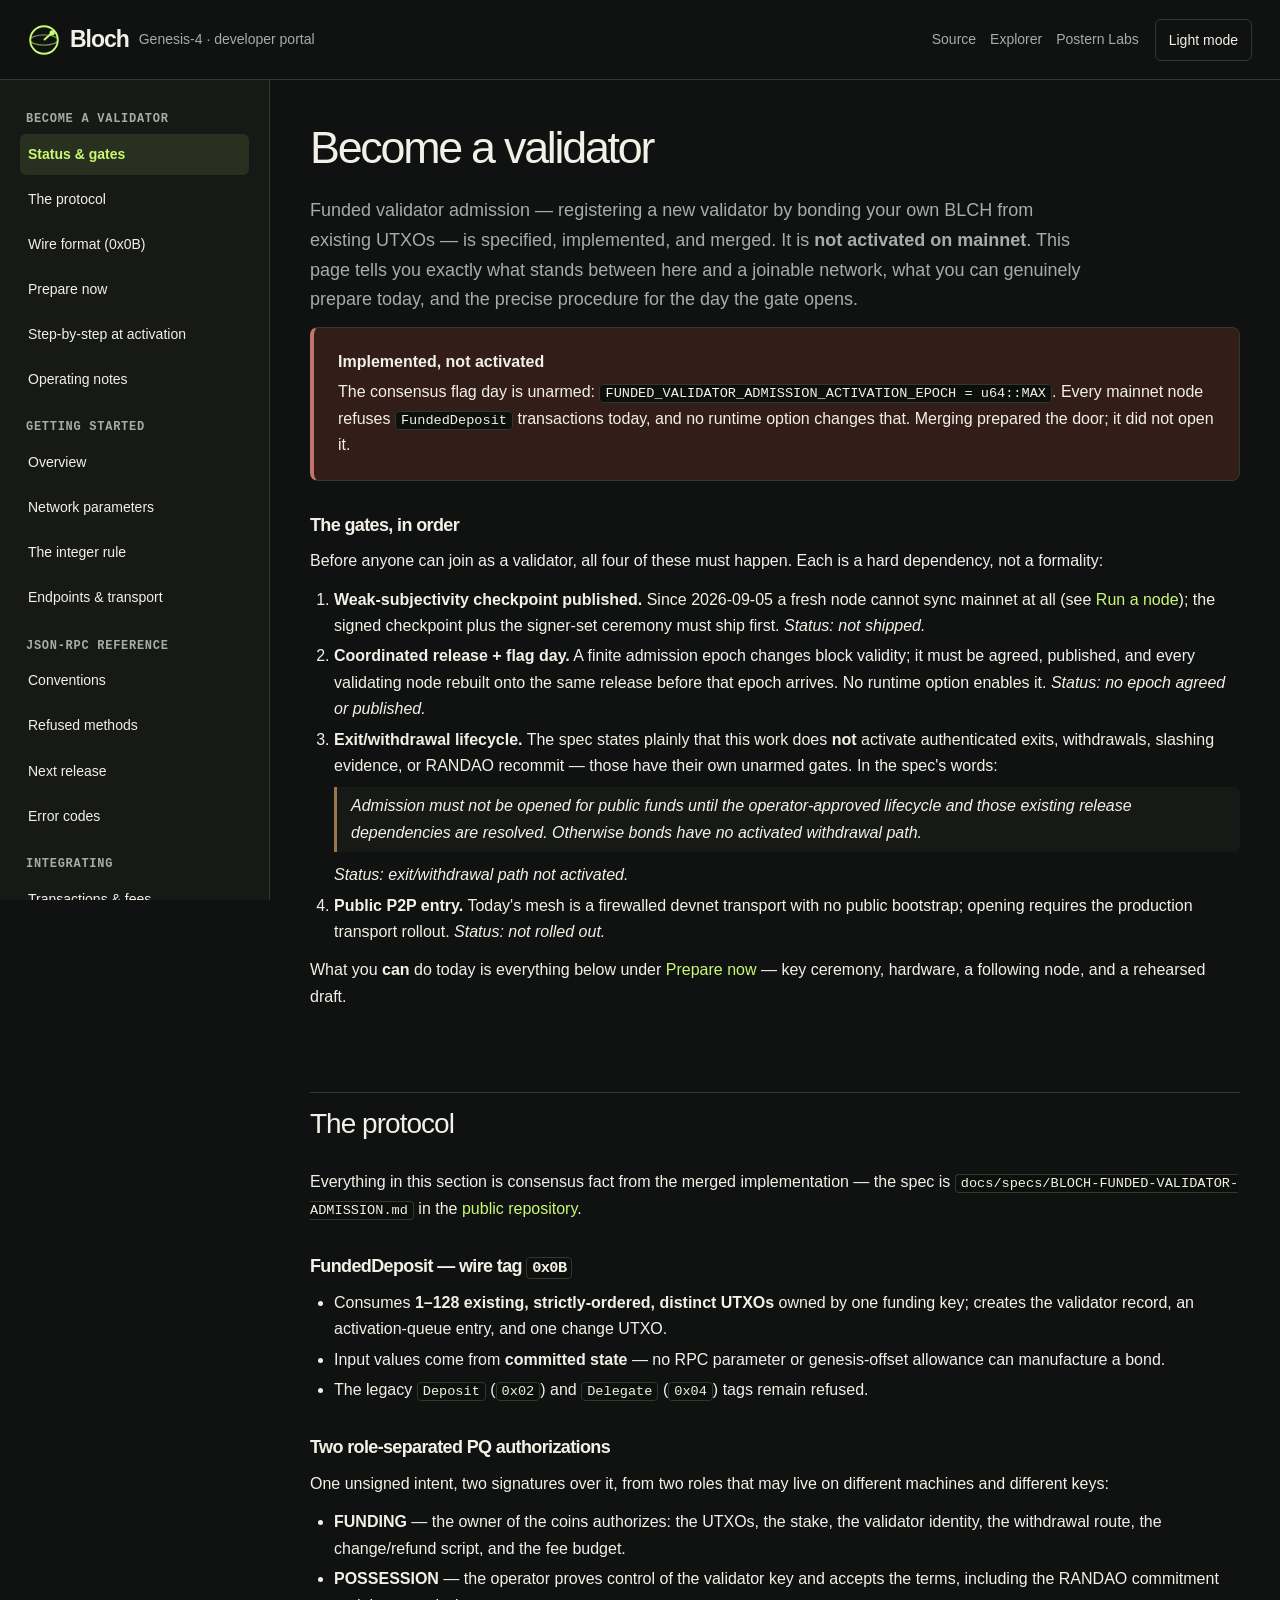
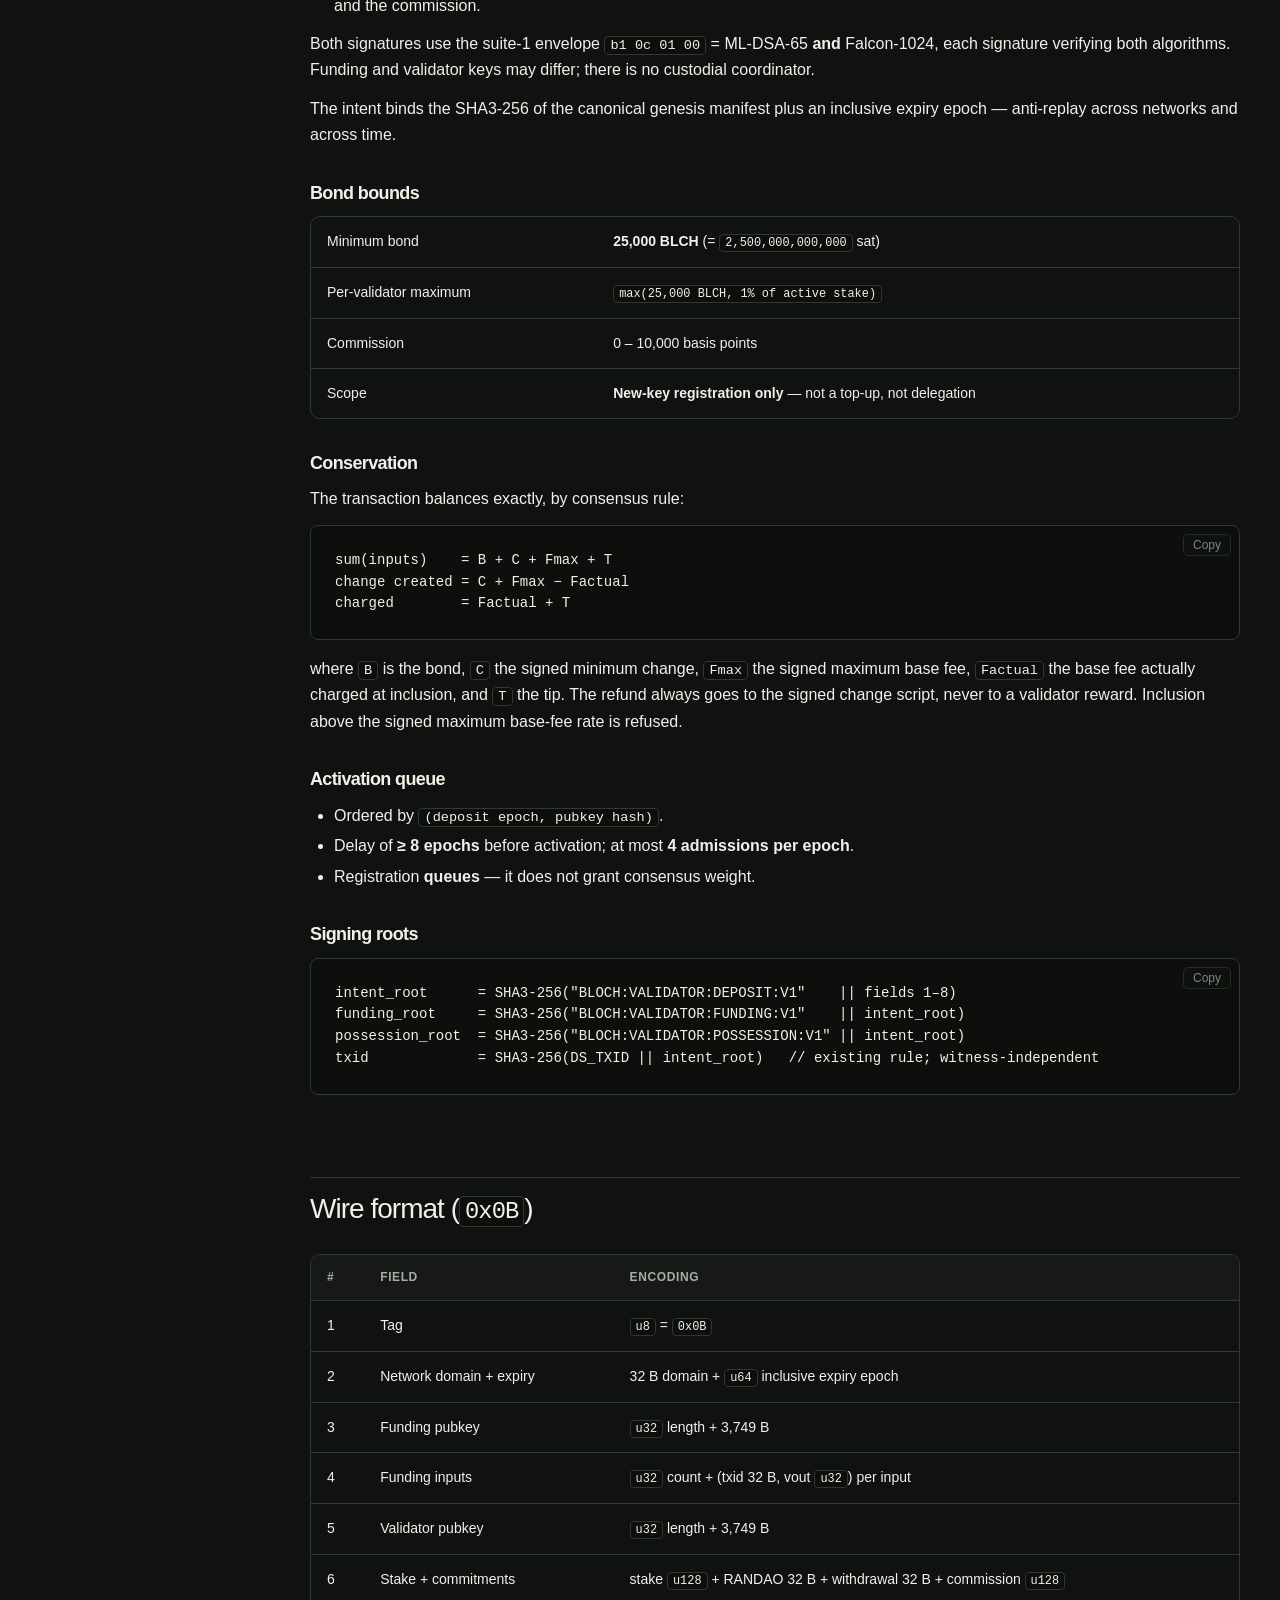
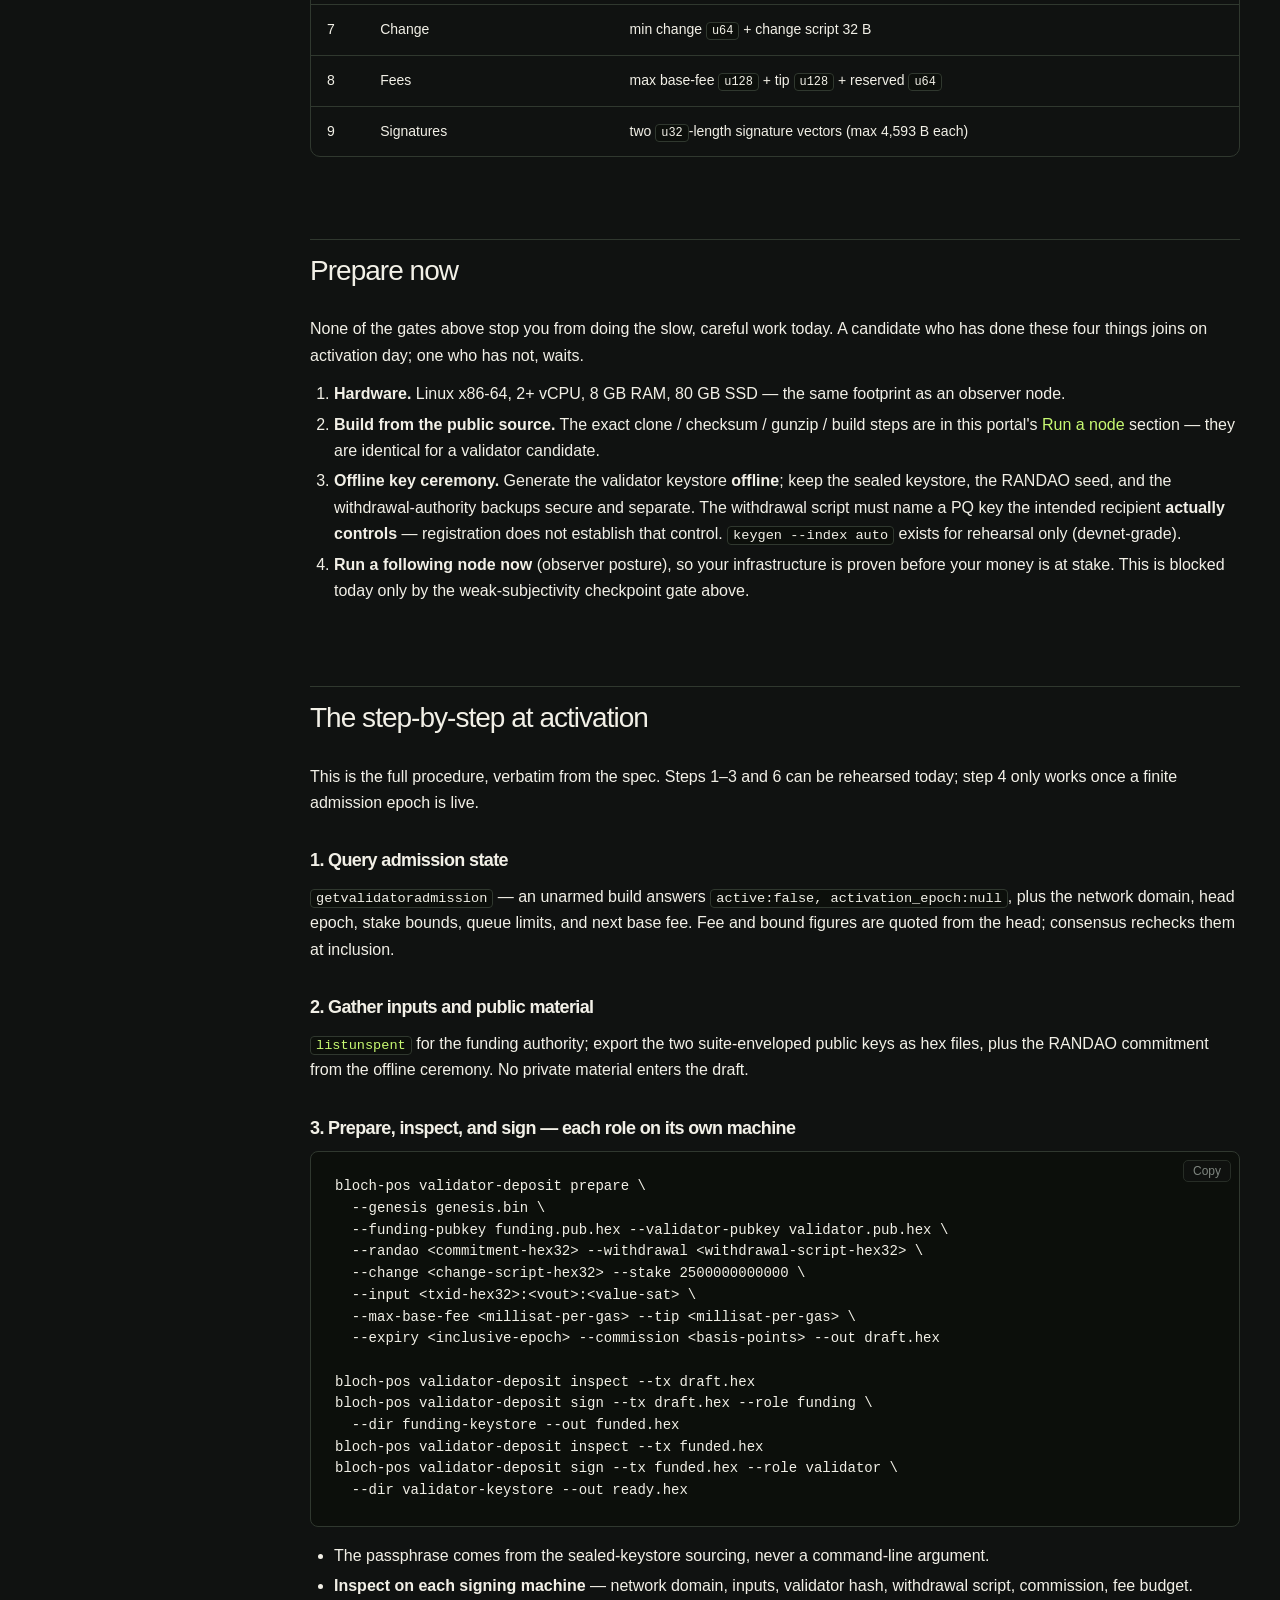
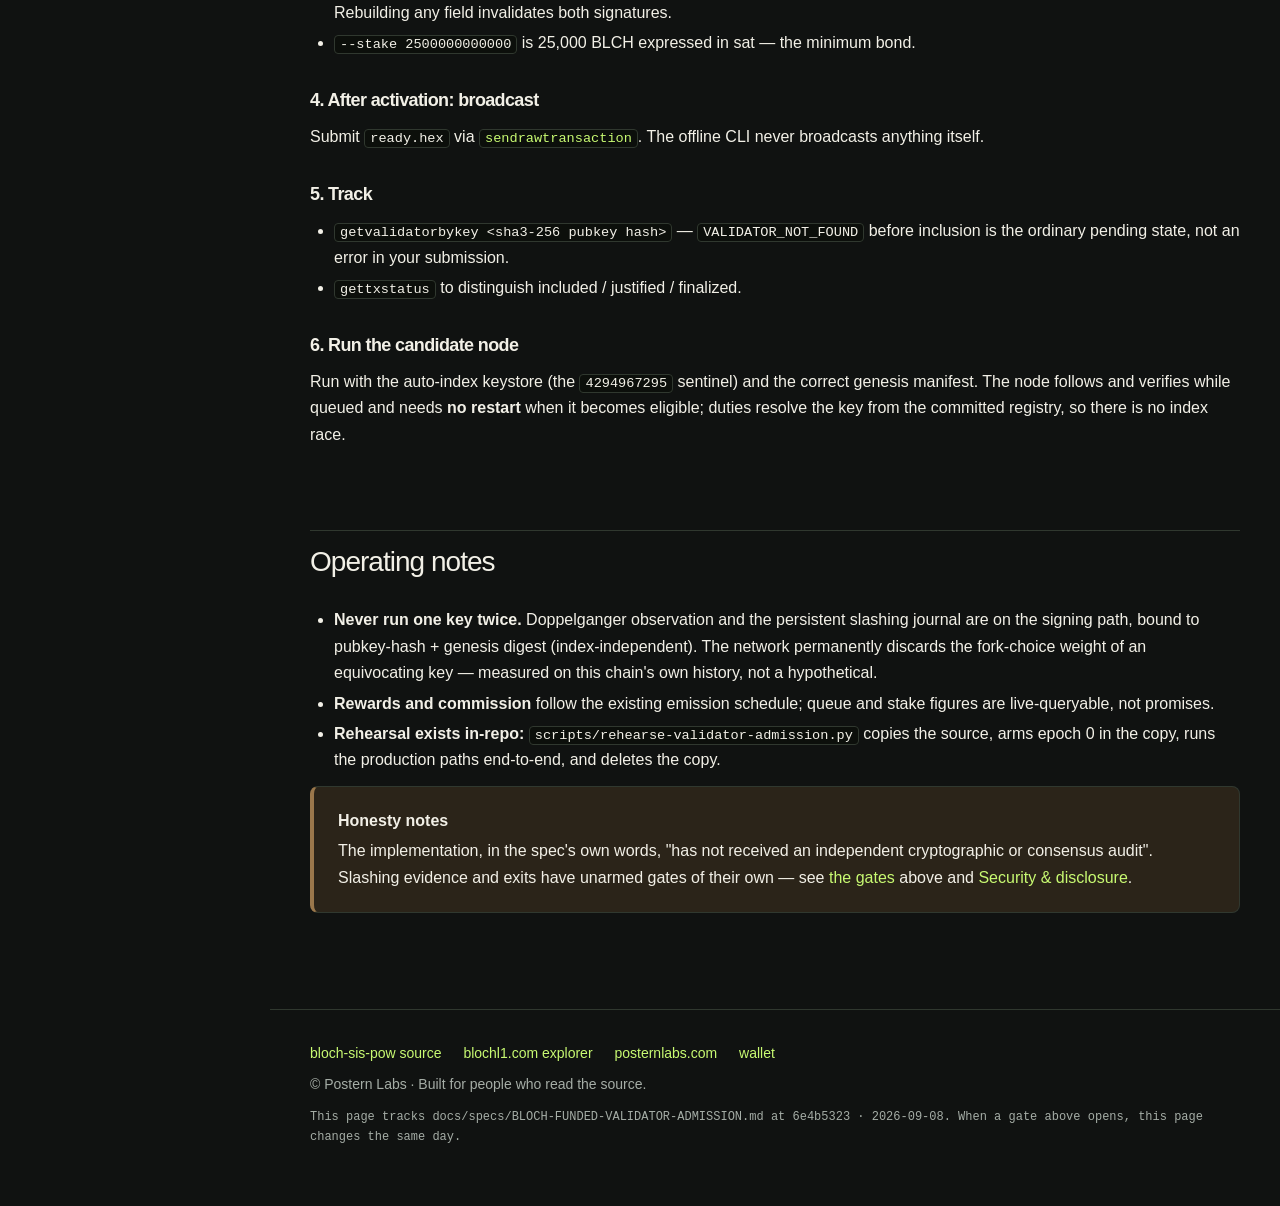
<file: validators.html>
<!doctype html>
<html lang="en" data-theme="dark">
<head>
<meta charset="utf-8">
<meta name="viewport" content="width=device-width, initial-scale=1">
<title>Become a validator — Bloch Genesis-4</title>
<meta name="description" content="Funded validator admission on Bloch Genesis-4: what is implemented, what gates remain before anyone can join, what you can prepare today, and the exact step-by-step for activation day.">
<link rel="icon" type="image/svg+xml" href="/favicon.svg">
<link rel="stylesheet" href="/styles.css">
<script>
/* apply persisted theme before first paint */
try {
  var t = localStorage.getItem("bloch-theme");
  if (t === "dark" || t === "light") document.documentElement.setAttribute("data-theme", t);
} catch (e) {}
</script>
</head>
<body>
<a class="skip-link" href="#top">Skip to content</a>

<header class="site-header">
  <button id="nav-toggle" class="icon-btn" aria-label="Toggle navigation">Menu</button>
  <a class="brand" href="/">
    <span class="mark"><svg viewBox="0 0 26 26" fill="none" aria-hidden="true"><circle cx="13" cy="13" r="11.2" stroke="currentColor" stroke-width="1.5"/><ellipse cx="13" cy="13" rx="11.2" ry="4.2" stroke="currentColor" stroke-width="1.1" opacity=".55"/><path d="M13 13 19.6 7.2" stroke="currentColor" stroke-width="1.6"/><circle cx="19.6" cy="7.2" r="2.1" fill="currentColor"/></svg></span> Bloch <span class="sub">Genesis-4 · developer portal</span>
  </a>
  <div class="header-spacer"></div>
  <nav class="header-links" aria-label="External links">
    <a href="https://github.com/tiagobeltraoacioli-sketch/bloch-sis-pow" rel="noopener">Source</a>
    <a href="https://blochl1.com" rel="noopener">Explorer</a>
    <a href="https://posternlabs.com" rel="noopener">Postern Labs</a>
  </nav>
  <button id="theme-toggle" class="icon-btn" type="button">Theme</button>
</header>

<div class="nav-overlay" aria-hidden="true"></div>

<div class="layout">
<nav class="sidenav" aria-label="Section navigation">
  <h5>Become a validator</h5>
  <ul>
    <li><a href="#status">Status &amp; gates</a></li>
    <li><a href="#protocol">The protocol</a></li>
    <li><a href="#wire">Wire format (0x0B)</a></li>
    <li><a href="#prepare">Prepare now</a></li>
    <li><a href="#steps">Step-by-step at activation</a></li>
    <li><a href="#operating-notes">Operating notes</a></li>
  </ul>
  <h5>Getting started</h5>
  <ul>
    <li><a href="/#overview">Overview</a></li>
    <li><a href="/#network">Network parameters</a></li>
    <li><a href="/#integer-rule">The integer rule</a></li>
    <li><a href="/#endpoints">Endpoints &amp; transport</a></li>
  </ul>
  <h5>JSON-RPC reference</h5>
  <ul>
    <li><a href="/#rpc">Conventions</a></li>
    <li><a href="/#refused">Refused methods</a></li>
    <li><a href="/#next-release">Next release</a></li>
    <li><a href="/#errors">Error codes</a></li>
  </ul>
  <h5>Integrating</h5>
  <ul>
    <li><a href="/#transactions">Transactions &amp; fees</a></li>
    <li><a href="/#addresses">Addresses &amp; keys</a></li>
    <li><a href="/#crediting">Crediting deposits</a></li>
  </ul>
  <h5>Operating</h5>
  <ul>
    <li><a href="/#run-a-node">Run a node</a></li>
    <li><a href="/#sdks">SDKs &amp; tooling</a></li>
  </ul>
  <h5>Project status</h5>
  <ul>
    <li><a href="/#evm">EVM status</a></li>
    <li><a href="/#security">Security &amp; disclosure</a></li>
  </ul>
</nav>

<main id="top">

<!-- ============================ STATUS ============================ -->
<section id="status">
  <h1>Become a validator</h1>
  <p class="lead">Funded validator admission — registering a new validator by bonding your own BLCH from existing UTXOs — is specified, implemented, and merged. It is <strong>not activated on mainnet</strong>. This page tells you exactly what stands between here and a joinable network, what you can genuinely prepare today, and the precise procedure for the day the gate opens.</p>

  <div class="callout danger">
    <span class="title">Implemented, not activated</span>
    <p>The consensus flag day is unarmed: <code>FUNDED_VALIDATOR_ADMISSION_ACTIVATION_EPOCH&nbsp;=&nbsp;u64::MAX</code>. Every mainnet node refuses <code>FundedDeposit</code> transactions today, and no runtime option changes that. Merging prepared the door; it did not open it.</p>
  </div>

  <h3 id="gates">The gates, in order</h3>
  <p>Before anyone can join as a validator, all four of these must happen. Each is a hard dependency, not a formality:</p>
  <ol>
    <li><strong>Weak-subjectivity checkpoint published.</strong> Since 2026-09-05 a fresh node cannot sync mainnet at all (see <a href="/#run-a-node">Run a node</a>); the signed checkpoint plus the signer-set ceremony must ship first. <em>Status: not shipped.</em></li>
    <li><strong>Coordinated release + flag day.</strong> A finite admission epoch changes block validity; it must be agreed, published, and every validating node rebuilt onto the same release before that epoch arrives. No runtime option enables it. <em>Status: no epoch agreed or published.</em></li>
    <li><strong>Exit/withdrawal lifecycle.</strong> The spec states plainly that this work does <strong>not</strong> activate authenticated exits, withdrawals, slashing evidence, or RANDAO recommit — those have their own unarmed gates. In the spec's words:
      <blockquote>Admission must not be opened for public funds until the operator-approved lifecycle and those existing release dependencies are resolved. Otherwise bonds have no activated withdrawal path.</blockquote>
      <em>Status: exit/withdrawal path not activated.</em></li>
    <li><strong>Public P2P entry.</strong> Today's mesh is a firewalled devnet transport with no public bootstrap; opening requires the production transport rollout. <em>Status: not rolled out.</em></li>
  </ol>
  <p>What you <strong>can</strong> do today is everything below under <a href="#prepare">Prepare now</a> — key ceremony, hardware, a following node, and a rehearsed draft.</p>
</section>

<!-- ============================ PROTOCOL ============================ -->
<section id="protocol">
  <h2 id="protocol-h">The protocol</h2>
  <p>Everything in this section is consensus fact from the merged implementation — the spec is <code>docs/specs/BLOCH-FUNDED-VALIDATOR-ADMISSION.md</code> in the <a href="https://github.com/tiagobeltraoacioli-sketch/bloch-sis-pow" rel="noopener">public repository</a>.</p>

  <h3 id="funded-deposit">FundedDeposit — wire tag <code>0x0B</code></h3>
  <ul>
    <li>Consumes <strong>1–128 existing, strictly-ordered, distinct UTXOs</strong> owned by one funding key; creates the validator record, an activation-queue entry, and one change UTXO.</li>
    <li>Input values come from <strong>committed state</strong> — no RPC parameter or genesis-offset allowance can manufacture a bond.</li>
    <li>The legacy <code>Deposit</code> (<code>0x02</code>) and <code>Delegate</code> (<code>0x04</code>) tags remain refused.</li>
  </ul>

  <h3 id="dual-auth">Two role-separated PQ authorizations</h3>
  <p>One unsigned intent, two signatures over it, from two roles that may live on different machines and different keys:</p>
  <ul>
    <li><strong>FUNDING</strong> — the owner of the coins authorizes: the UTXOs, the stake, the validator identity, the withdrawal route, the change/refund script, and the fee budget.</li>
    <li><strong>POSSESSION</strong> — the operator proves control of the validator key and accepts the terms, including the RANDAO commitment and the commission.</li>
  </ul>
  <p>Both signatures use the suite-1 envelope <code>b1 0c 01 00</code> = ML-DSA-65 <strong>and</strong> Falcon-1024, each signature verifying both algorithms. Funding and validator keys may differ; there is no custodial coordinator.</p>
  <p>The intent binds the SHA3-256 of the canonical genesis manifest plus an inclusive expiry epoch — anti-replay across networks and across time.</p>

  <h3 id="bond-bounds">Bond bounds</h3>
  <div class="table-wrap"><table>
    <tbody>
      <tr><td>Minimum bond</td><td><strong>25,000 BLCH</strong> (= <code>2,500,000,000,000</code> sat)</td></tr>
      <tr><td>Per-validator maximum</td><td><code>max(25,000 BLCH, 1% of active stake)</code></td></tr>
      <tr><td>Commission</td><td>0 – 10,000 basis points</td></tr>
      <tr><td>Scope</td><td><strong>New-key registration only</strong> — not a top-up, not delegation</td></tr>
    </tbody>
  </table></div>

  <h3 id="conservation">Conservation</h3>
  <p>The transaction balances exactly, by consensus rule:</p>
<pre><code>sum(inputs)    = B + C + Fmax + T
change created = C + Fmax − Factual
charged        = Factual + T</code></pre>
  <p>where <code>B</code> is the bond, <code>C</code> the signed minimum change, <code>Fmax</code> the signed maximum base fee, <code>Factual</code> the base fee actually charged at inclusion, and <code>T</code> the tip. The refund always goes to the signed change script, never to a validator reward. Inclusion above the signed maximum base-fee rate is refused.</p>

  <h3 id="queue">Activation queue</h3>
  <ul>
    <li>Ordered by <code>(deposit epoch, pubkey hash)</code>.</li>
    <li>Delay of <strong>≥ 8 epochs</strong> before activation; at most <strong>4 admissions per epoch</strong>.</li>
    <li>Registration <strong>queues</strong> — it does not grant consensus weight.</li>
  </ul>

  <h3 id="signing-roots">Signing roots</h3>
<pre><code>intent_root      = SHA3-256("BLOCH:VALIDATOR:DEPOSIT:V1"    || fields 1–8)
funding_root     = SHA3-256("BLOCH:VALIDATOR:FUNDING:V1"    || intent_root)
possession_root  = SHA3-256("BLOCH:VALIDATOR:POSSESSION:V1" || intent_root)
txid             = SHA3-256(DS_TXID || intent_root)   // existing rule; witness-independent</code></pre>
</section>

<!-- ============================ WIRE ============================ -->
<section id="wire">
  <h2 id="wire-h">Wire format (<code>0x0B</code>)</h2>
  <div class="table-wrap"><table>
    <thead><tr><th>#</th><th>Field</th><th>Encoding</th></tr></thead>
    <tbody>
      <tr><td>1</td><td>Tag</td><td><code>u8</code> = <code>0x0B</code></td></tr>
      <tr><td>2</td><td>Network domain + expiry</td><td>32 B domain + <code>u64</code> inclusive expiry epoch</td></tr>
      <tr><td>3</td><td>Funding pubkey</td><td><code>u32</code> length + 3,749 B</td></tr>
      <tr><td>4</td><td>Funding inputs</td><td><code>u32</code> count + (txid 32 B, vout <code>u32</code>) per input</td></tr>
      <tr><td>5</td><td>Validator pubkey</td><td><code>u32</code> length + 3,749 B</td></tr>
      <tr><td>6</td><td>Stake + commitments</td><td>stake <code>u128</code> + RANDAO 32 B + withdrawal 32 B + commission <code>u128</code></td></tr>
      <tr><td>7</td><td>Change</td><td>min change <code>u64</code> + change script 32 B</td></tr>
      <tr><td>8</td><td>Fees</td><td>max base-fee <code>u128</code> + tip <code>u128</code> + reserved <code>u64</code></td></tr>
      <tr><td>9</td><td>Signatures</td><td>two <code>u32</code>-length signature vectors (max 4,593 B each)</td></tr>
    </tbody>
  </table></div>
</section>

<!-- ============================ PREPARE ============================ -->
<section id="prepare">
  <h2 id="prepare-h">Prepare now</h2>
  <p>None of the gates above stop you from doing the slow, careful work today. A candidate who has done these four things joins on activation day; one who has not, waits.</p>
  <ol>
    <li><strong>Hardware.</strong> Linux x86-64, 2+ vCPU, 8 GB RAM, 80 GB SSD — the same footprint as an observer node.</li>
    <li><strong>Build from the public source.</strong> The exact clone / checksum / gunzip / build steps are in this portal's <a href="/#run-a-node">Run a node</a> section — they are identical for a validator candidate.</li>
    <li><strong>Offline key ceremony.</strong> Generate the validator keystore <strong>offline</strong>; keep the sealed keystore, the RANDAO seed, and the withdrawal-authority backups secure and separate. The withdrawal script must name a PQ key the intended recipient <strong>actually controls</strong> — registration does not establish that control. <code>keygen --index auto</code> exists for rehearsal only (devnet-grade).</li>
    <li><strong>Run a following node now</strong> (observer posture), so your infrastructure is proven before your money is at stake. This is blocked today only by the weak-subjectivity checkpoint gate above.</li>
  </ol>
</section>

<!-- ============================ STEPS ============================ -->
<section id="steps">
  <h2 id="steps-h">The step-by-step at activation</h2>
  <p>This is the full procedure, verbatim from the spec. Steps 1–3 and 6 can be rehearsed today; step 4 only works once a finite admission epoch is live.</p>

  <h3 id="step-query">1. Query admission state</h3>
  <p><code>getvalidatoradmission</code> — an unarmed build answers <code>active:false, activation_epoch:null</code>, plus the network domain, head epoch, stake bounds, queue limits, and next base fee. Fee and bound figures are quoted from the head; consensus rechecks them at inclusion.</p>

  <h3 id="step-inputs">2. Gather inputs and public material</h3>
  <p><a href="/#getutxos"><code>listunspent</code></a> for the funding authority; export the two suite-enveloped public keys as hex files, plus the RANDAO commitment from the offline ceremony. No private material enters the draft.</p>

  <h3 id="step-sign">3. Prepare, inspect, and sign — each role on its own machine</h3>
<pre><code>bloch-pos validator-deposit prepare \
  --genesis genesis.bin \
  --funding-pubkey funding.pub.hex --validator-pubkey validator.pub.hex \
  --randao &lt;commitment-hex32&gt; --withdrawal &lt;withdrawal-script-hex32&gt; \
  --change &lt;change-script-hex32&gt; --stake 2500000000000 \
  --input &lt;txid-hex32&gt;:&lt;vout&gt;:&lt;value-sat&gt; \
  --max-base-fee &lt;millisat-per-gas&gt; --tip &lt;millisat-per-gas&gt; \
  --expiry &lt;inclusive-epoch&gt; --commission &lt;basis-points&gt; --out draft.hex

bloch-pos validator-deposit inspect --tx draft.hex
bloch-pos validator-deposit sign --tx draft.hex --role funding \
  --dir funding-keystore --out funded.hex
bloch-pos validator-deposit inspect --tx funded.hex
bloch-pos validator-deposit sign --tx funded.hex --role validator \
  --dir validator-keystore --out ready.hex</code></pre>
  <ul>
    <li>The passphrase comes from the sealed-keystore sourcing, never a command-line argument.</li>
    <li><strong>Inspect on each signing machine</strong> — network domain, inputs, validator hash, withdrawal script, commission, fee budget. Rebuilding any field invalidates both signatures.</li>
    <li><code>--stake 2500000000000</code> is 25,000 BLCH expressed in sat — the minimum bond.</li>
  </ul>

  <h3 id="step-submit">4. After activation: broadcast</h3>
  <p>Submit <code>ready.hex</code> via <a href="/#sendrawtransaction"><code>sendrawtransaction</code></a>. The offline CLI never broadcasts anything itself.</p>

  <h3 id="step-track">5. Track</h3>
  <ul>
    <li><code>getvalidatorbykey &lt;sha3-256 pubkey hash&gt;</code> — <code>VALIDATOR_NOT_FOUND</code> before inclusion is the ordinary pending state, not an error in your submission.</li>
    <li><code>gettxstatus</code> to distinguish included / justified / finalized.</li>
  </ul>

  <h3 id="step-run">6. Run the candidate node</h3>
  <p>Run with the auto-index keystore (the <code>4294967295</code> sentinel) and the correct genesis manifest. The node follows and verifies while queued and needs <strong>no restart</strong> when it becomes eligible; duties resolve the key from the committed registry, so there is no index race.</p>
</section>

<!-- ============================ OPERATING ============================ -->
<section id="operating-notes">
  <h2 id="operating-notes-h">Operating notes</h2>
  <ul>
    <li><strong>Never run one key twice.</strong> Doppelganger observation and the persistent slashing journal are on the signing path, bound to pubkey-hash + genesis digest (index-independent). The network permanently discards the fork-choice weight of an equivocating key — measured on this chain's own history, not a hypothetical.</li>
    <li><strong>Rewards and commission</strong> follow the existing emission schedule; queue and stake figures are live-queryable, not promises.</li>
    <li><strong>Rehearsal exists in-repo:</strong> <code>scripts/rehearse-validator-admission.py</code> copies the source, arms epoch 0 in the copy, runs the production paths end-to-end, and deletes the copy.</li>
  </ul>
  <div class="callout warn">
    <span class="title">Honesty notes</span>
    <p>The implementation, in the spec's own words, "has not received an independent cryptographic or consensus audit". Slashing evidence and exits have unarmed gates of their own — see <a href="#gates">the gates</a> above and <a href="/#security">Security &amp; disclosure</a>.</p>
  </div>
</section>

</main>
</div>

<footer class="site-footer">
  <div class="links">
    <a href="https://github.com/tiagobeltraoacioli-sketch/bloch-sis-pow" rel="noopener">bloch-sis-pow source</a>
    <a href="https://blochl1.com" rel="noopener">blochl1.com explorer</a>
    <a href="https://posternlabs.com" rel="noopener">posternlabs.com</a>
    <a href="https://posternlabs.com/apps/wallet/" rel="noopener">wallet</a>
  </div>
  <p>© Postern Labs · Built for people who read the source.</p>
  <p class="verify">This page tracks docs/specs/BLOCH-FUNDED-VALIDATOR-ADMISSION.md at 6e4b5323 · 2026-09-08. When a gate above opens, this page changes the same day.</p>
</footer>

<script src="/app.js"></script>
</body>
</html>
</file>
<file: styles.css>
/* Bloch Genesis-4 Developer Portal — self-contained stylesheet, no external assets */

:root {
  color-scheme: light dark;
  --bg: #ffffff;
  --bg-alt: #f6f7f9;
  --bg-code: #f4f5f7;
  --text: #1b2330;
  --muted: #5b6472;
  --border: #e3e6ea;
  --accent: #2b4fd8;
  --accent-soft: #e8edfb;
  --warn-bg: #fdf6e3;
  --warn-border: #d9a520;
  --danger-bg: #fdefef;
  --danger-border: #c94848;
  --ok-bg: #eaf6ee;
  --ok-border: #3d9960;
  --badge-live-bg: #e2f2e8;
  --badge-live-fg: #1d6b3d;
  --badge-next-bg: #fbf1d8;
  --badge-next-fg: #8a6410;
  --badge-refused-bg: #f9e3e3;
  --badge-refused-fg: #9c2f2f;
  --header-h: 56px;
  --nav-w: 268px;
}

@media (prefers-color-scheme: dark) {
  :root:not([data-theme="light"]) {
    --bg: #0e1117;
    --bg-alt: #141924;
    --bg-code: #161c28;
    --text: #dbe2ec;
    --muted: #8b94a3;
    --border: #232a38;
    --accent: #7d97ff;
    --accent-soft: #1b2340;
    --warn-bg: #2a2310;
    --warn-border: #b98d2e;
    --danger-bg: #2b1717;
    --danger-border: #b04a4a;
    --ok-bg: #14261b;
    --ok-border: #3d9960;
    --badge-live-bg: #17301f;
    --badge-live-fg: #6fcb92;
    --badge-next-bg: #322a12;
    --badge-next-fg: #dcb54e;
    --badge-refused-bg: #331a1a;
    --badge-refused-fg: #e08a8a;
  }
}

:root[data-theme="dark"] {
  --bg: #0e1117;
  --bg-alt: #141924;
  --bg-code: #161c28;
  --text: #dbe2ec;
  --muted: #8b94a3;
  --border: #232a38;
  --accent: #7d97ff;
  --accent-soft: #1b2340;
  --warn-bg: #2a2310;
  --warn-border: #b98d2e;
  --danger-bg: #2b1717;
  --danger-border: #b04a4a;
  --ok-bg: #14261b;
  --ok-border: #3d9960;
  --badge-live-bg: #17301f;
  --badge-live-fg: #6fcb92;
  --badge-next-bg: #322a12;
  --badge-next-fg: #dcb54e;
  --badge-refused-bg: #331a1a;
  --badge-refused-fg: #e08a8a;
}

* { box-sizing: border-box; }

html { scroll-behavior: smooth; scroll-padding-top: calc(var(--header-h) + 16px); }

body {
  margin: 0;
  background: var(--bg);
  color: var(--text);
  font-family: -apple-system, BlinkMacSystemFont, "Segoe UI", Roboto, Helvetica, Arial, sans-serif;
  font-size: 15.5px;
  line-height: 1.62;
}

code, pre, kbd {
  font-family: ui-monospace, SFMono-Regular, Menlo, Consolas, "Liberation Mono", monospace;
}

a { color: var(--accent); text-decoration: none; }
a:hover { text-decoration: underline; }

/* ---------- header ---------- */
.site-header {
  position: fixed;
  top: 0; left: 0; right: 0;
  height: var(--header-h);
  display: flex;
  align-items: center;
  gap: 12px;
  padding: 0 16px;
  background: var(--bg);
  border-bottom: 1px solid var(--border);
  z-index: 40;
}
.brand {
  display: flex;
  align-items: baseline;
  gap: 8px;
  font-weight: 700;
  color: var(--text);
  white-space: nowrap;
}
.brand:hover { text-decoration: none; }
.brand .mark {
  font-family: ui-monospace, SFMono-Regular, Menlo, Consolas, monospace;
  color: var(--accent);
  font-size: 18px;
}
.brand .sub { font-weight: 400; color: var(--muted); font-size: 13px; }
.header-spacer { flex: 1; }
.header-links { display: flex; gap: 14px; font-size: 13.5px; }
.icon-btn {
  background: none;
  border: 1px solid var(--border);
  color: var(--text);
  border-radius: 6px;
  padding: 5px 11px;
  font-size: 13px;
  cursor: pointer;
}
.icon-btn:hover { border-color: var(--accent); color: var(--accent); }
#nav-toggle { display: none; }

/* ---------- layout ---------- */
.layout { display: flex; }

.sidenav {
  position: fixed;
  top: var(--header-h);
  bottom: 0;
  left: 0;
  width: var(--nav-w);
  overflow-y: auto;
  padding: 18px 10px 40px 16px;
  border-right: 1px solid var(--border);
  background: var(--bg-alt);
  z-index: 30;
}
.sidenav h5 {
  margin: 18px 6px 4px;
  font-size: 11px;
  letter-spacing: 0.08em;
  text-transform: uppercase;
  color: var(--muted);
}
.sidenav h5:first-child { margin-top: 2px; }
.sidenav ul { list-style: none; margin: 0 0 4px; padding: 0; }
.sidenav a {
  display: block;
  padding: 3px 8px;
  border-radius: 5px;
  color: var(--text);
  font-size: 13.5px;
}
.sidenav a.method-link { font-family: ui-monospace, SFMono-Regular, Menlo, Consolas, monospace; font-size: 12.5px; }
.sidenav a:hover { background: var(--accent-soft); text-decoration: none; }
.sidenav a.active { background: var(--accent-soft); color: var(--accent); font-weight: 600; }

main {
  margin-left: var(--nav-w);
  padding: calc(var(--header-h) + 24px) 40px 40px;
  max-width: calc(var(--nav-w) + 900px);
  width: 100%;
}
main > section { margin-bottom: 56px; }

/* ---------- typography ---------- */
h1 { font-size: 30px; line-height: 1.25; margin: 0 0 10px; }
h2 {
  font-size: 23px;
  margin: 0 0 14px;
  padding-top: 8px;
  border-top: 1px solid var(--border);
  position: relative;
}
section:first-of-type h2 { border-top: none; padding-top: 0; }
h3 { font-size: 18px; margin: 30px 0 8px; position: relative; }
h4 { font-size: 13px; text-transform: uppercase; letter-spacing: 0.06em; color: var(--muted); margin: 20px 0 6px; }
p { margin: 0 0 12px; }
ul, ol { margin: 0 0 12px; padding-left: 24px; }
li { margin-bottom: 4px; }
.lead { font-size: 17px; color: var(--muted); }
.hanchor {
  margin-left: 8px;
  color: var(--muted);
  opacity: 0;
  font-weight: 400;
  font-size: 0.85em;
}
h2:hover .hanchor, h3:hover .hanchor { opacity: 1; }
hr { border: none; border-top: 1px solid var(--border); margin: 28px 0; }

/* ---------- code ---------- */
code {
  background: var(--bg-code);
  border: 1px solid var(--border);
  border-radius: 4px;
  padding: 1px 5px;
  font-size: 0.85em;
}
pre {
  position: relative;
  background: var(--bg-code);
  border: 1px solid var(--border);
  border-radius: 8px;
  padding: 14px 16px;
  overflow-x: auto;
  margin: 0 0 16px;
  font-size: 13px;
  line-height: 1.55;
}
pre code { background: none; border: none; padding: 0; font-size: inherit; }
.copy-btn {
  position: absolute;
  top: 8px;
  right: 8px;
  background: var(--bg);
  border: 1px solid var(--border);
  color: var(--muted);
  border-radius: 5px;
  font-size: 11.5px;
  padding: 3px 9px;
  cursor: pointer;
  opacity: 0.75;
}
.copy-btn:hover { opacity: 1; color: var(--accent); border-color: var(--accent); }
.copy-btn.done { color: var(--ok-border); border-color: var(--ok-border); opacity: 1; }

/* ---------- tables ---------- */
.table-wrap { overflow-x: auto; margin: 0 0 16px; border: 1px solid var(--border); border-radius: 8px; }
table { border-collapse: collapse; width: 100%; font-size: 13.5px; }
th, td { text-align: left; padding: 7px 12px; border-bottom: 1px solid var(--border); vertical-align: top; }
th { background: var(--bg-alt); font-size: 12px; text-transform: uppercase; letter-spacing: 0.05em; color: var(--muted); white-space: nowrap; }
tr:last-child td { border-bottom: none; }
td code { white-space: nowrap; }
td.wrap code { white-space: normal; word-break: break-all; }

/* ---------- callouts ---------- */
.callout {
  border: 1px solid var(--border);
  border-left: 4px solid var(--accent);
  background: var(--bg-alt);
  border-radius: 6px;
  padding: 12px 16px;
  margin: 0 0 16px;
}
.callout > :last-child { margin-bottom: 0; }
.callout.warn { border-left-color: var(--warn-border); background: var(--warn-bg); }
.callout.danger { border-left-color: var(--danger-border); background: var(--danger-bg); }
.callout.ok { border-left-color: var(--ok-border); background: var(--ok-bg); }
.callout .title { font-weight: 700; display: block; margin-bottom: 4px; }

/* ---------- badges ---------- */
.badge {
  display: inline-block;
  font-size: 11px;
  font-weight: 700;
  letter-spacing: 0.05em;
  text-transform: uppercase;
  border-radius: 4px;
  padding: 1px 7px;
  vertical-align: 2px;
  margin-left: 8px;
}
.badge.live { background: var(--badge-live-bg); color: var(--badge-live-fg); }
.badge.next { background: var(--badge-next-bg); color: var(--badge-next-fg); }
.badge.refused { background: var(--badge-refused-bg); color: var(--badge-refused-fg); }

.sig {
  font-family: ui-monospace, SFMono-Regular, Menlo, Consolas, monospace;
  font-size: 13.5px;
  background: var(--bg-alt);
  border: 1px solid var(--border);
  border-radius: 6px;
  padding: 8px 12px;
  margin: 0 0 12px;
  overflow-x: auto;
  white-space: nowrap;
}

.method { border-top: 1px dashed var(--border); padding-top: 8px; margin-top: 34px; }
.method:first-of-type { border-top: none; margin-top: 0; }

.kv { color: var(--muted); font-size: 13px; margin-bottom: 12px; }

/* ---------- footer ---------- */
.site-footer {
  margin-left: var(--nav-w);
  border-top: 1px solid var(--border);
  padding: 26px 40px 46px;
  color: var(--muted);
  font-size: 13.5px;
}
.site-footer .links { margin-bottom: 8px; }
.site-footer .links a { margin-right: 18px; }
.site-footer .verify { font-family: ui-monospace, SFMono-Regular, Menlo, Consolas, monospace; font-size: 12px; }

/* ---------- mobile ---------- */
.nav-overlay { display: none; }

@media (max-width: 980px) {
  #nav-toggle { display: inline-block; }
  .sidenav {
    transform: translateX(-105%);
    transition: transform 0.18s ease-out;
    box-shadow: none;
    width: min(var(--nav-w), 84vw);
  }
  body.nav-open .sidenav { transform: translateX(0); box-shadow: 0 0 32px rgba(0,0,0,0.35); }
  body.nav-open .nav-overlay {
    display: block;
    position: fixed;
    inset: var(--header-h) 0 0 0;
    background: rgba(0,0,0,0.35);
    z-index: 25;
  }
  main, .site-footer { margin-left: 0; padding-left: 20px; padding-right: 20px; }
  .header-links { display: none; }
  h1 { font-size: 25px; }
}

@media (max-width: 520px) {
  .brand .sub { display: none; }
}

blockquote {
  margin: 8px 0 10px;
  padding: 6px 14px;
  border-left: 3px solid var(--warn-border);
  background: var(--bg-alt);
  border-radius: 0 6px 6px 0;
  color: var(--text);
  font-style: italic;
}

/* POSTERN VISUAL STANDARD v1 — approved 2026-09-08.
   Shared palette aliases preserve each product's existing components.
   Dark is the default; an explicit light preference remains available.
   Status colors remain distinct from the lime brand accent. */
:root, :root:not([data-theme="light"]), :root[data-theme="dark"] {
  --ground: #101211;
  --panel: #161916;
  --surface: #161916;
  --surface-2: #1d221c;
  --surface-3: #263020;
  --bg: #101211;
  --bg0: #101211;
  --bg1: #161916;
  --bg2: #161916;
  --bg3: #1d221c;
  --bg4: #263020;
  --bg-alt: #161916;
  --bg-code: #0c0f0b;
  --bg-elev: #161916;
  --bg-elev-2: #1d221c;
  --bg-glow: #1b2316;
  --bg-deep: #0c0f0b;
  --fg: #f2f0e7;
  --text: #f2f0e7;
  --ink: #f2f0e7;
  --fg-2: #cad1c3;
  --ink-2: #cad1c3;
  --text-dim: #cad1c3;
  --muted: #a5ada6;
  --faint: #93a08c;
  --text-faint: #93a08c;
  --line: #30382f;
  --line-strong: #526049;
  --line-soft: #252d22;
  --accent: #c8fa72;
  --accent-strong: #d6ff96;
  --accent-hover: #d6ff96;
  --accent-soft: rgba(200,250,114,.10);
  --brass: #c8fa72;
  --brass-bright: #d6ff96;
  --brass-hi: #d6ff96;
  --brass-deep: #b7e660;
  --brass-ink: #142009;
  --brass-dim: rgba(200,250,114,.10);
  --brass-line: rgba(200,250,114,.32);
  --brass-glow: rgba(200,250,114,.12);
  --on-accent: #142009;
  --link: #c8fa72;
  --link-hover: #d6ff96;
  --focus: #c8fa72;
  --ok: #82b4ee;
  --ok-dim: rgba(130,180,238,.12);
  --ok-soft: #172331;
  --ok-bg: #172331;
  --ok-border: #82b4ee;
  --warn: #e8be84;
  --warn-dim: rgba(232,190,132,.12);
  --signal: #e8be84;
  --signal-text: #e8be84;
  --signal-soft: #2b2419;
  --warn-bg: #2b2419;
  --warn-border: #9a774b;
  --warn-bord: #9a774b;
  --crit: #ff8e83;
  --crit-dim: rgba(255,142,131,.12);
  --danger: #ff8e83;
  --danger-bg: #321d19;
  --danger-border: #c27569;
  --err: #ff8e83;
  --err-soft: #321d19;
  --info: #b8a9ee;
  --info-dim: rgba(184,169,238,.12);
  --violet: #b8a9ee;
  --violet-soft: #211d30;
  --badge-live-bg: #172331;
  --badge-live-fg: #a1c9f7;
  --badge-next-bg: #2b2419;
  --badge-next-fg: #e8be84;
  --badge-refused-bg: #321d19;
  --badge-refused-fg: #ffaaa1;
  --globe-dot: #d6ff96;
  --globe-dot-back: rgba(200,250,114,.28);
  --globe-line: rgba(242,240,231,.10);
  --globe-glow: rgba(200,250,114,.16);
  --globe-arc: rgba(200,250,114,.5);
  --notice-bg: #23321b;
  --notice-ink: #f2f0e7;
  --shadow: 0 12px 32px -24px rgba(0,0,0,.5);
  --glow: 0 0 0 1px var(--brass-line);
  --font-ui: Inter, -apple-system, BlinkMacSystemFont, "Segoe UI", sans-serif;
  --font-display: var(--font-ui);
  --font-mono: ui-monospace, SFMono-Regular, "SF Mono", Menlo, Consolas, monospace;
  --display: var(--font-ui); --body: var(--font-ui); --sans: var(--font-ui); --mono: var(--font-mono);
  --r-sm: 6px; --r-md: 8px; --r-lg: 12px; --r-xl: 16px;
  --radius-card: 12px; --radius-table: 8px; --radius-pill: 5px;
  color-scheme: dark;
}
:root[data-theme="light"] {
  --ground: #f7faf4;
  --panel: #ffffff;
  --surface: #ffffff;
  --surface-2: #edf3e7;
  --surface-3: #e2eadb;
  --bg: #f7faf4;
  --bg0: #f7faf4;
  --bg1: #ffffff;
  --bg2: #ffffff;
  --bg3: #edf3e7;
  --bg4: #e2eadb;
  --bg-alt: #edf3e7;
  --bg-code: #edf3e7;
  --bg-elev: #ffffff;
  --bg-elev-2: #edf3e7;
  --bg-glow: #ffffff;
  --bg-deep: #edf3e7;
  --fg: #17200f;
  --text: #17200f;
  --ink: #17200f;
  --fg-2: #35432b;
  --ink-2: #35432b;
  --text-dim: #35432b;
  --muted: #526348;
  --faint: #596951;
  --text-faint: #596951;
  --line: #d2ddc8;
  --line-strong: #8b9f7d;
  --line-soft: #e1e9d9;
  --accent: #446719;
  --accent-strong: #314e0e;
  --accent-hover: #314e0e;
  --accent-soft: #e8f1dc;
  --brass: #446719;
  --brass-bright: #314e0e;
  --brass-hi: #314e0e;
  --brass-deep: #314e0e;
  --brass-ink: #ffffff;
  --brass-dim: #e8f1dc;
  --brass-line: #9bb875;
  --brass-glow: rgba(68,103,25,.12);
  --on-accent: #ffffff;
  --link: #446719;
  --link-hover: #314e0e;
  --focus: #446719;
  --ok: #1d5fae;
  --ok-dim: #e3edf9;
  --ok-soft: #e3edf9;
  --ok-bg: #e3edf9;
  --ok-border: #1d5fae;
  --warn: #855013;
  --warn-dim: #fbefdd;
  --signal: #855013;
  --signal-text: #855013;
  --signal-soft: #fbefdd;
  --warn-bg: #fbefdd;
  --warn-border: #855013;
  --warn-bord: #855013;
  --crit: #a3231b;
  --crit-dim: #f9e6e3;
  --danger: #a3231b;
  --danger-bg: #f9e6e3;
  --danger-border: #a3231b;
  --err: #a3231b;
  --err-soft: #f9e6e3;
  --info: #574293;
  --info-dim: #eee8f9;
  --violet: #574293;
  --violet-soft: #eee8f9;
  --badge-live-bg: #e3edf9;
  --badge-live-fg: #1d5fae;
  --badge-next-bg: #fbefdd;
  --badge-next-fg: #855013;
  --badge-refused-bg: #f9e6e3;
  --badge-refused-fg: #a3231b;
  --globe-dot: #446719;
  --globe-dot-back: rgba(68,103,25,.28);
  --globe-line: rgba(23,32,15,.12);
  --globe-glow: rgba(68,103,25,.12);
  --globe-arc: rgba(68,103,25,.5);
  --notice-bg: #e8f1dc;
  --notice-ink: #17200f;
  --shadow: 0 12px 30px -24px rgba(23,32,15,.2);
  --glow: 0 0 0 1px var(--brass-line);
  color-scheme: light;
}

/* Product typography and interaction finish. Data and code retain mono faces. */
body { font-family: var(--font-ui); }
h1, h2, h3 { font-family: var(--font-ui); letter-spacing: -.035em; }
.wordmark, .wm-a, .wm-b { font-family: var(--font-ui); letter-spacing: -.045em; }
:focus-visible { outline: 2px solid var(--accent); outline-offset: 4px; }
::selection { color: var(--on-accent); background: var(--accent); }
@media (prefers-reduced-motion: reduce) {
  html { scroll-behavior: auto; }
}

:root, :root[data-theme] { --border: var(--line); --header-h: 80px; --nav-w: 270px; }
body { font-size: 16px; line-height: 1.65; }
.site-header { padding-inline: 28px; gap: 16px; }
.brand { align-items: center; gap: 10px; font-size: 23px; font-weight: 550; letter-spacing: -.045em; }
.brand .sub { font-size: 14px; letter-spacing: 0; }
.brand .mark { line-height: 0; }
.brand .mark svg { width: 32px; height: 32px; }
.header-links { font-size: 14px; }
.header-links a { color: var(--muted); }
.header-links a:hover { color: var(--accent); }
.icon-btn { min-height: 42px; font-size: 14px; border-radius: 6px; padding: 8px 13px; }
.sidenav { background: var(--panel); padding: 28px 20px; }
.sidenav h5 { font-family: var(--font-mono); font-size: 12px; letter-spacing: .06em; color: var(--muted); }
.sidenav a { font-size: 14px; padding-block: 9px; border-radius: 6px; }
main { padding-top: 122px; max-width: 1330px; }
h1 { font-size: clamp(2.2rem,3.5vw,3.6rem); font-weight: 500; letter-spacing: -.05em; line-height: 1.12; margin-bottom: 24px; }
h2 { font-size: 28px; font-weight: 500; margin-bottom: 22px; }
h3 { font-weight: 550; }
.lead { font-size: 18px; line-height: 1.65; max-width: 780px; color: var(--muted); }
main > section { padding-top: 26px; margin-top: 28px; }
main > section:first-child { padding-top: 0; margin-top: 0; }
.callout { padding: 21px 24px; border-radius: 8px; }
.table-wrap { border-radius: 10px; }
table { font-size: 14px; }
th, td { padding: 13px 16px; }
th { font-size: 12px; }
pre { padding: 24px; border-radius: 8px; border: 1px solid var(--line); font-size: 14px; }
.copy-btn { font-size: 12px; border-radius: 5px; }
.badge { font-size: 12px; font-weight: 500; padding: 3px 7px; }
.sig, .kv { font-size: 14px; }
.site-footer { padding-top: 32px; font-size: 14px; }
.skip-link { position: fixed; top: 8px; left: 8px; z-index: 100; padding: 12px 18px; color: var(--on-accent); background: var(--accent); transform: translateY(-160%); }
.skip-link:focus { transform: translateY(0); }
@media (max-width: 980px) { main { padding-top: 112px; } .site-header { padding-inline: 18px; } }
@media (max-width: 520px) { :root, :root[data-theme] { --header-h: 72px; } .site-header { gap: 8px; padding-inline: 12px; } .brand { font-size: 21px; } .brand .mark svg { width: 27px; height: 27px; } main { padding-top: 102px; } h1 { font-size: 34px; } h2 { font-size: 25px; } .callout { padding: 18px; } .icon-btn { padding-inline: 10px; } }
</file>
